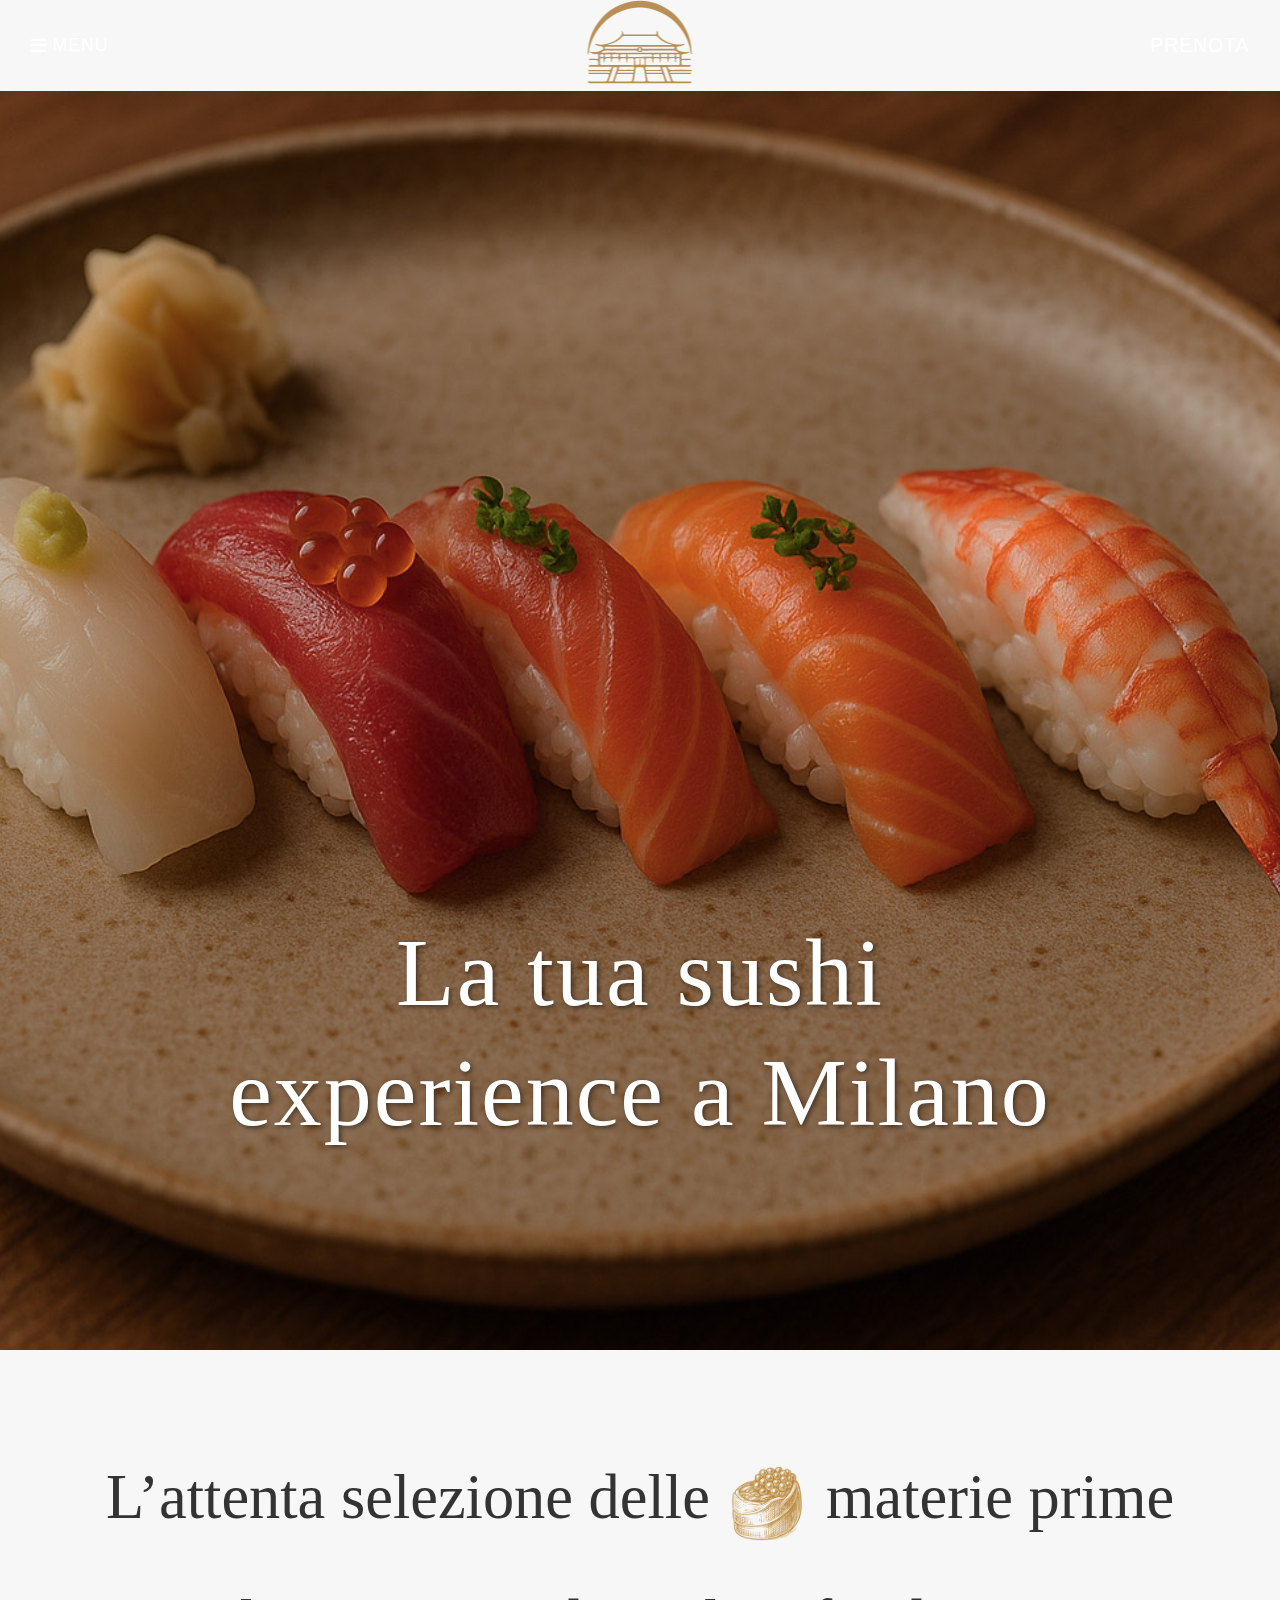
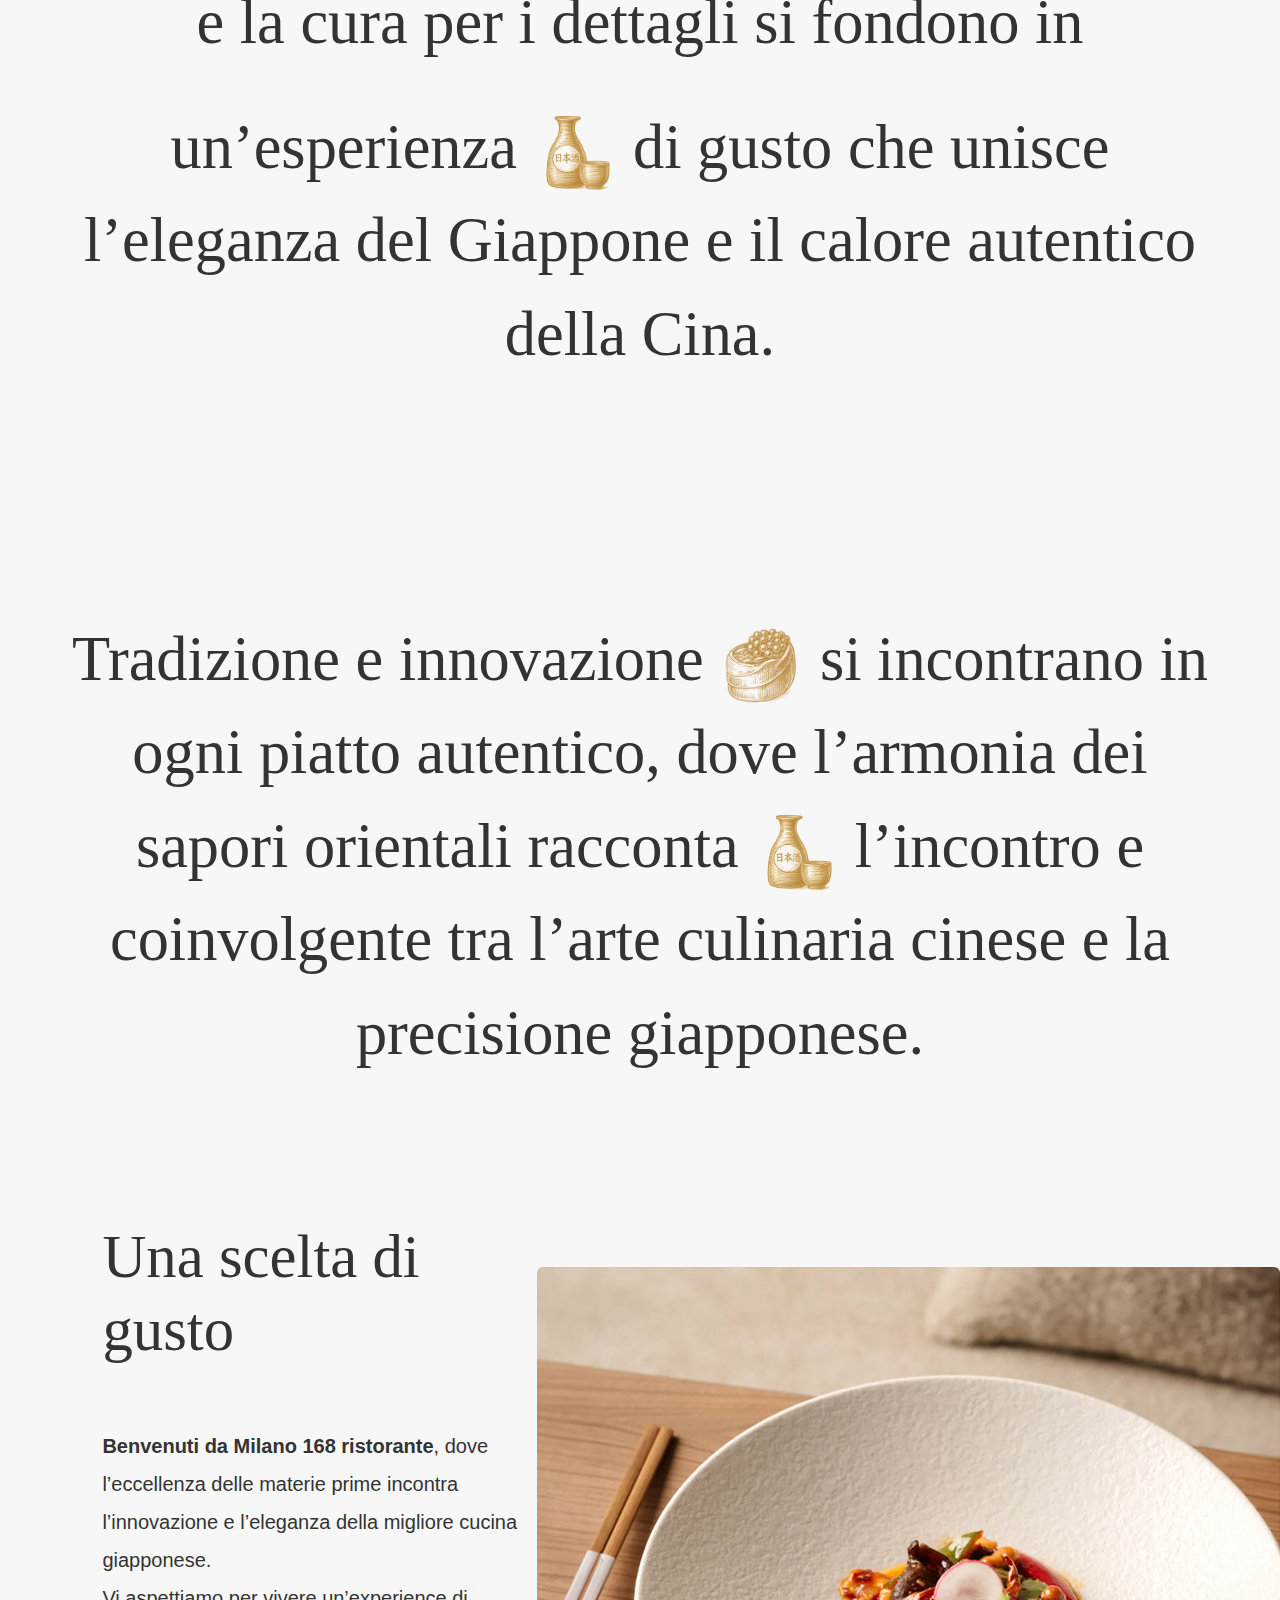
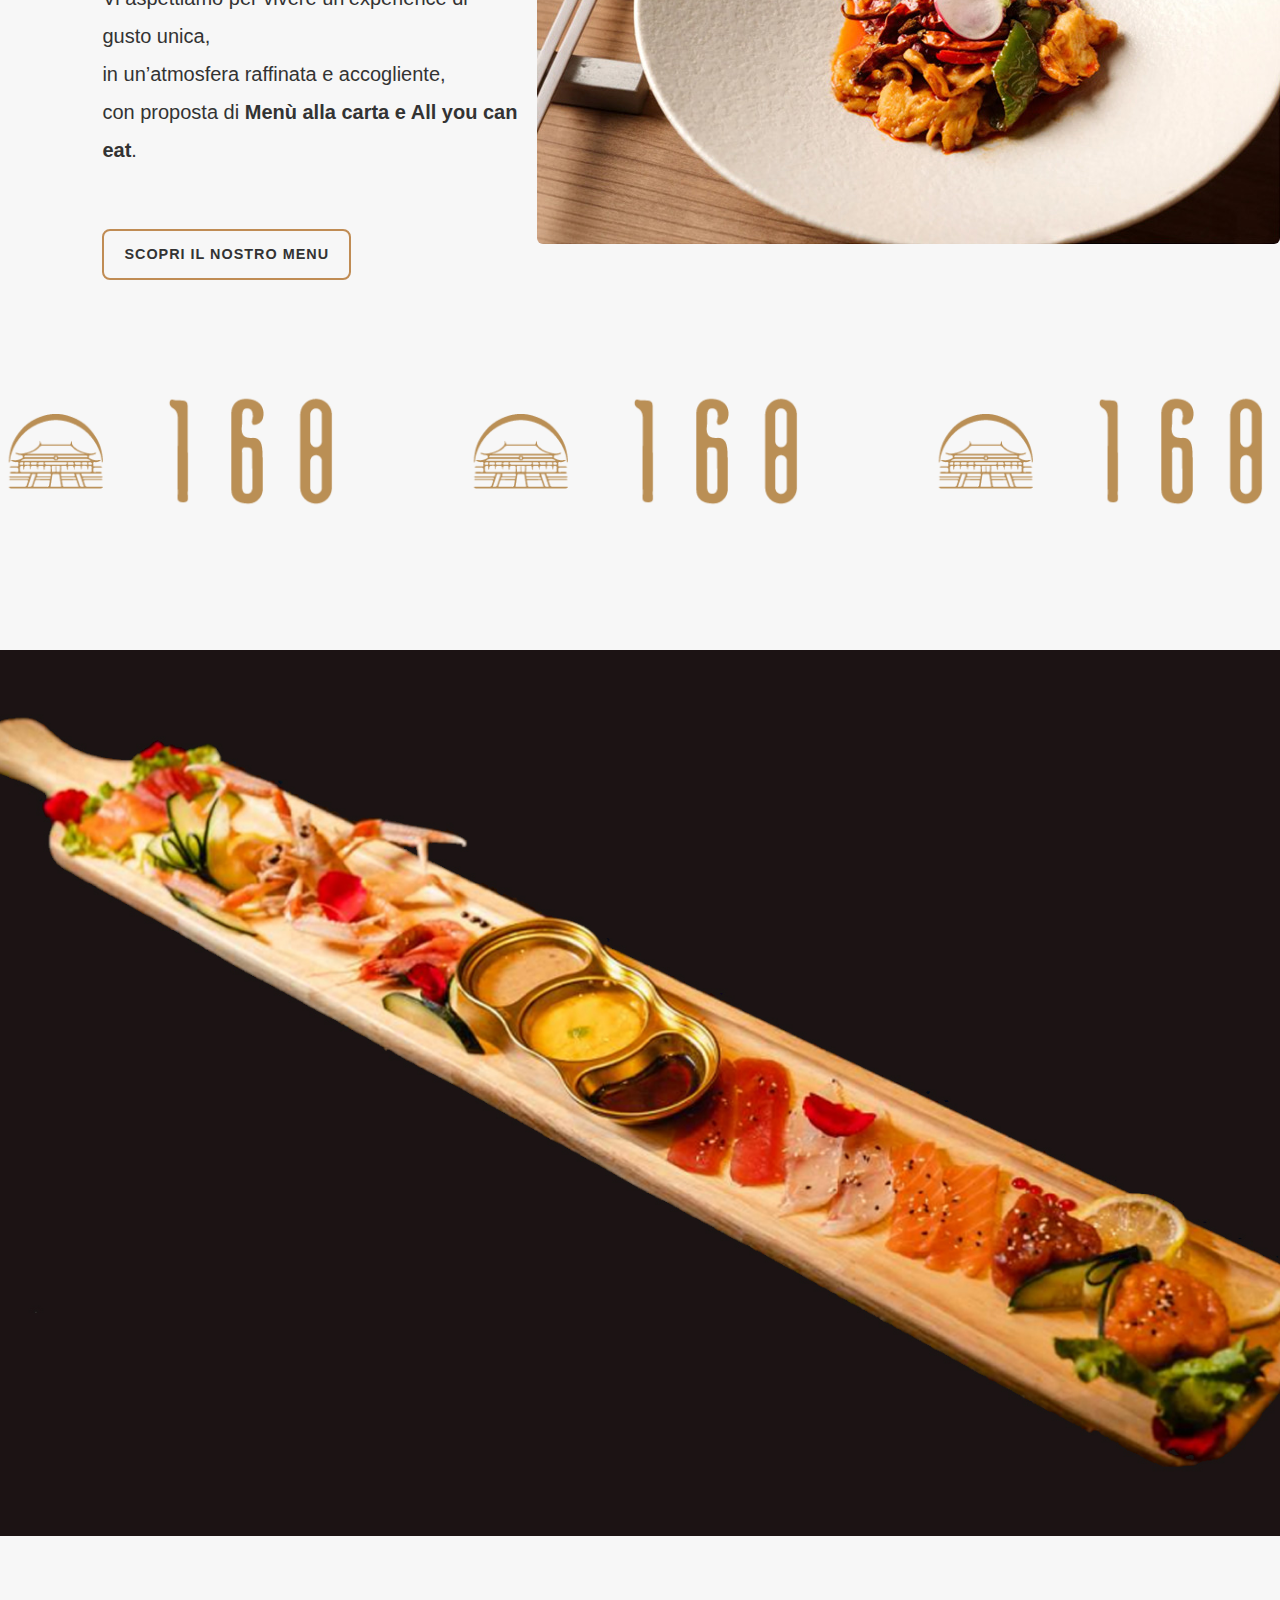
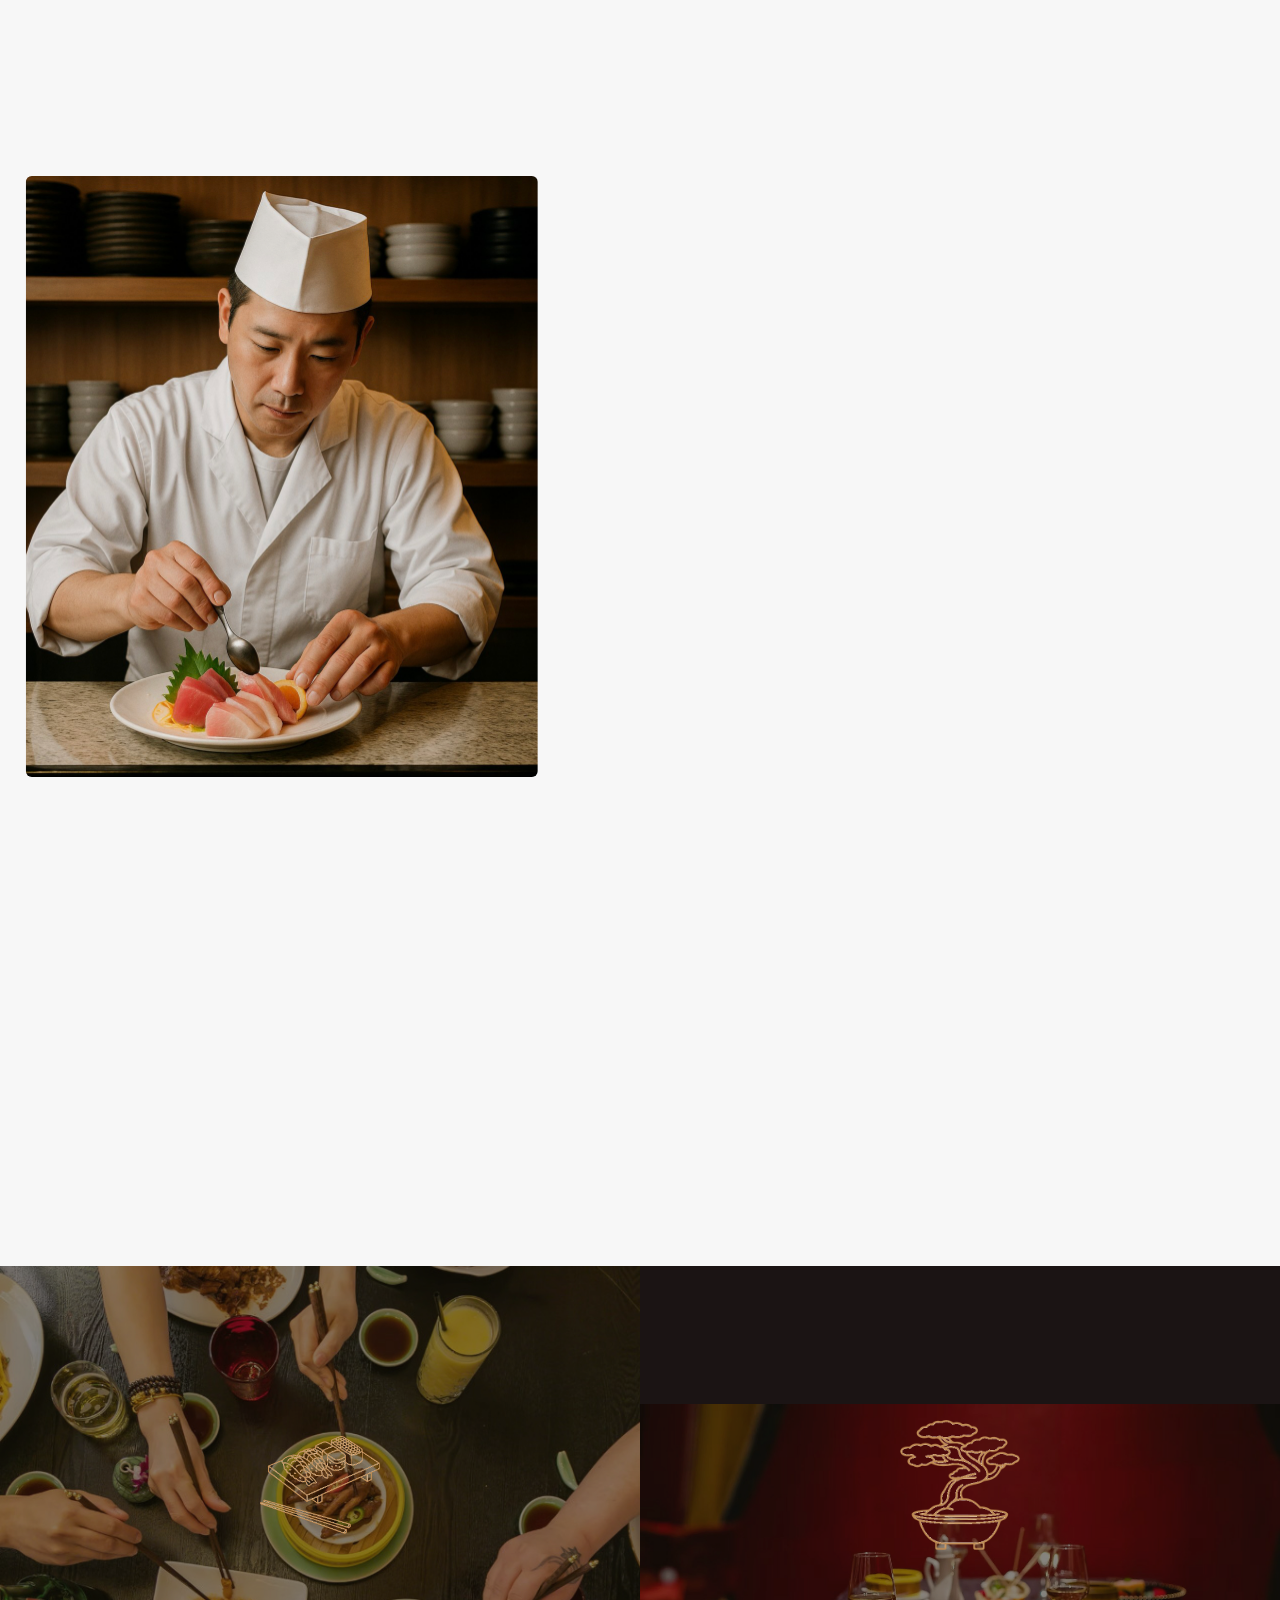
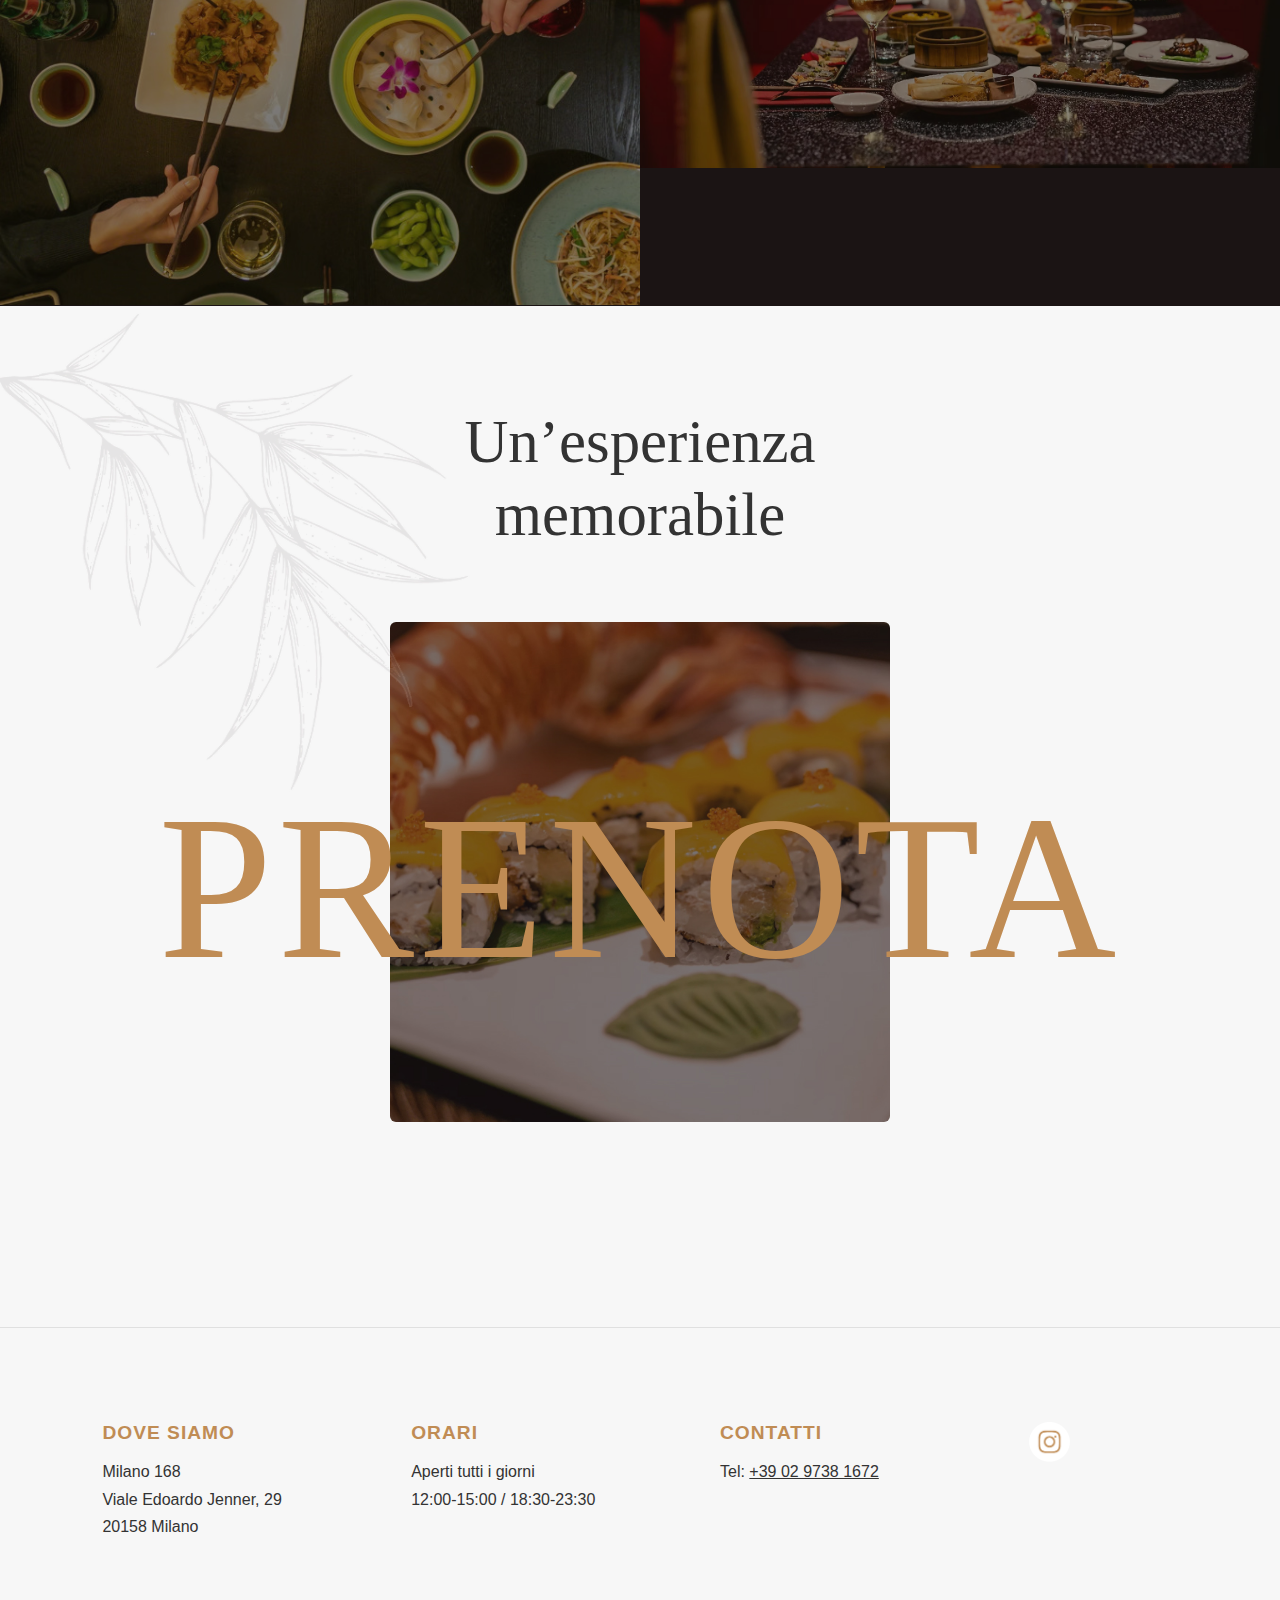
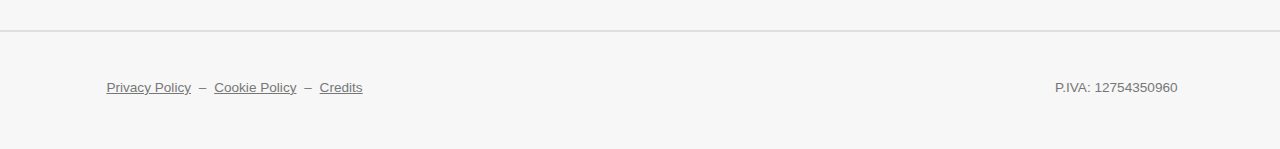
<file: index.html>
<!DOCTYPE html>
<html lang="zh-CN">
<head>
    <meta charset="UTF-8">
    <meta name="viewport" content="width=device-width, initial-scale=1.0">
    <title>Milano168</title>
    <link rel="icon" type="image/png" href="images/favicon.png">
    <link rel="stylesheet" href="style.css">
    <!-- 保留 Font Awesome 图标库，如果你计划使用更多图标可保留 -->
    <link rel="stylesheet" href="https://cdnjs.cloudflare.com/ajax/libs/font-awesome/6.0.0-beta3/css/all.min.css">
</head>
<body>

    <header class="main-header">
        <nav class="navbar">
            <div class="navbar-left">
                <i class="fas fa-bars menu-icon"></i>
                <span>MENU</span>
            </div>
            <div class="navbar-center">
                <a href="/" class="logo-link">
                    <img src="images/168_logo.png" alt="168 Logo" class="168-logo">
                </a>
            </div>
            <div class="navbar-right">
                <a href="#" class="btn-prenota">PRENOTA</a>
            </div>
        </nav>
    </header>

    <main>
        <section class="hero-section">
            <div class="hero-content-wrapper">
                <div class="hero-text-overlay">
                    <h1>La tua sushi</h1>
                    <h2>experience a Milano</h2>
                </div>
            </div>
        </section>

        <section class="placeholder-content">
            <div class="main-text-block">
                <p>L’attenta selezione delle <span class="icon-sushi-bowl"></span> materie prime</p>
                <p>e la cura per i dettagli si fondono in</p>
                <p>un’esperienza <span class="icon-sake-bottle"></span> di gusto che unisce l’eleganza del Giappone e il calore autentico della Cina.</p>
            </div>
        </section>
        <section class="placeholder-content"> 
  <div class="main-text-block">
    <p>Tradizione e innovazione <span class="icon-sushi-bowl"></span> si incontrano in ogni piatto autentico, dove l’armonia dei sapori orientali racconta <span class="icon-sake-bottle"></span> l’incontro e coinvolgente tra l’arte culinaria cinese e la precisione giapponese.</p>
  </div>
</section>

<section class="highlight-section">
  <div class="highlight-wrapper">
    <div class="highlight-text">
      <h2 class="highlight-heading">Una scelta di gusto</h2>
      <p class="highlight-subtitle">
        <strong>Benvenuti da Milano 168 ristorante</strong>, dove l’eccellenza delle
        materie prime incontra l’innovazione e l’eleganza della migliore cucina giapponese.
      </p>
      <p class="highlight-description">
        Vi aspettiamo per vivere un’experience di gusto unica,<br>
        in un’atmosfera raffinata e accogliente,<br>
        con proposta di <strong>Menù alla carta e All you can eat</strong>.
      </p>
      <a href="#" class="btn-menu">SCOPRI IL NOSTRO MENU</a>
    </div>
    <div class="highlight-image">
      <img src="images/dish1.jpg" alt="Dish" />
    </div>
  </div>
</section>

<section class="icon-marquee">
  <div class="icon-marquee-track">
    <img src="images/icon1.png" alt="Icon 1" class="marquee-icon" />
    <img src="images/icon2.png" alt="Icon 2" class="marquee-icon" />
    <img src="images/icon3.png" alt="Icon 3" class="marquee-icon" />
    <img src="images/icon4.png" alt="Icon 4" class="marquee-icon" />
    <img src="images/icon5.png" alt="Icon 5" class="marquee-icon" />
    <img src="images/icon6.png" alt="Icon 6" class="marquee-icon" />
    <img src="images/icon7.png" alt="Icon 7" class="marquee-icon" />
    <!-- 根据需要复制图标实现循环效果 -->
    <img src="images/icon1.png" alt="Icon 1" class="marquee-icon" />
    <img src="images/icon2.png" alt="Icon 2" class="marquee-icon" />
    <img src="images/icon3.png" alt="Icon 3" class="marquee-icon" />
    <img src="images/icon4.png" alt="Icon 4" class="marquee-icon" />
    <img src="images/icon5.png" alt="Icon 5" class="marquee-icon" />
    <img src="images/icon6.png" alt="Icon 6" class="marquee-icon" />
    <img src="images/icon7.png" alt="Icon 7" class="marquee-icon" />
  </div>
</section>

<section class="full-width-banner">
  <img src="images/banner-main.jpg" alt="Main Dish Banner">
</section>

<section class="chef-section">
  <div class="chef-wrapper">
    <div class="chef-left">
      <img src="images/chef.jpg" alt="Chef" class="chef-photo">
    </div>
    <div class="chef-right animate-on-scroll">
      <img src="images/icon-ring.png" alt="Icon" class="decor-icon">
      <p class="section-label">SUSHI MASTER</p>
      <h2 class="section-title">Un viaggio gastronomico</h2>
      <p class="section-text">
        L’antica tradizione giapponese abbraccia lo spirito milanese della sushi experience,
        per trasformare ogni occasione in un viaggio di scoperta attraverso tutti i sensi del gusto.
      </p>
      <img src="images/chef-dish.jpg" alt="Sushi Plate" class="chef-dish">
    </div>
  </div>
</section>

<section class="split-block-section">
  <div class="split-block-wrapper">
    <div class="split-block left">
      <img src="images/philosophy.jpg" alt="Filosofia" class="split-image">
      <div class="split-overlay">
        <img src="images/icon-filosofia.png" alt="Icon Filosofia" class="split-icon">
        <h2 class="split-title animate-on-scroll">La nostra filosofia</h2>
        <a href="#" class="split-button animate-on-scroll">SCOPRI DI PIÙ</a>
      </div>
    </div>
    <div class="split-block right">
      <img src="images/location.jpg" alt="Location" class="split-image">
      <div class="split-overlay">
        <img src="images/icon-location.png" alt="Icon Location" class="split-icon">
        <h2 class="split-title animate-on-scroll">La nostra location</h2>
        <a href="#" class="split-button animate-on-scroll">SCOPRI DI PIÙ</a>
      </div>
    </div>
  </div>
</section>

<!-- Esperienza / Prenota section -->
<section class="experience-section">
  <div class="experience-wrapper">
    <h2 class="experience-title">Un’esperienza<br>memorabile</h2>
    <div class="experience-image-wrapper">
      <img src="images/experience.jpg" alt="Esperienza piatto" class="experience-image">
    </div>
  </div>

  <!-- PRENOTA 单独浮于整个 section 居中 -->
  <a href="index.html" class="experience-overlay-global">PRENOTA</a>
</section>
    </main>
<footer class="footer-info">
<div class="footer-columns">
  <div class="footer-column">
    <h4>DOVE SIAMO</h4>
    <p>Milano 168<br>Viale Edoardo Jenner, 29<br>20158 Milano</p>
  </div>
  <div class="footer-column">
    <h4>ORARI</h4>
    <p>Aperti tutti i giorni<br>12:00-15:00 / 18:30-23:30</p>
  </div>
  <div class="footer-column">
    <h4>CONTATTI</h4>
    <p>Tel: <a href="tel:+390297381672">+39 02 9738 1672</a></p>
  </div>
  <div class="footer-column icon-only">
    <img src="images/insicon.png" alt="Icona decorativa">
  </div>
</div>
</footer>

<div class="footer-bottom">
  <div class="footer-bottom-left">
    <a href="#">Privacy Policy</a> – 
    <a href="#">Cookie Policy</a> – 
    <a href="#">Credits</a>
  </div>
  <div class="footer-bottom-right">
    P.IVA: 12754350960
  </div>
</div>

    <script src="script.js"></script>
</body>
</html>
</file>
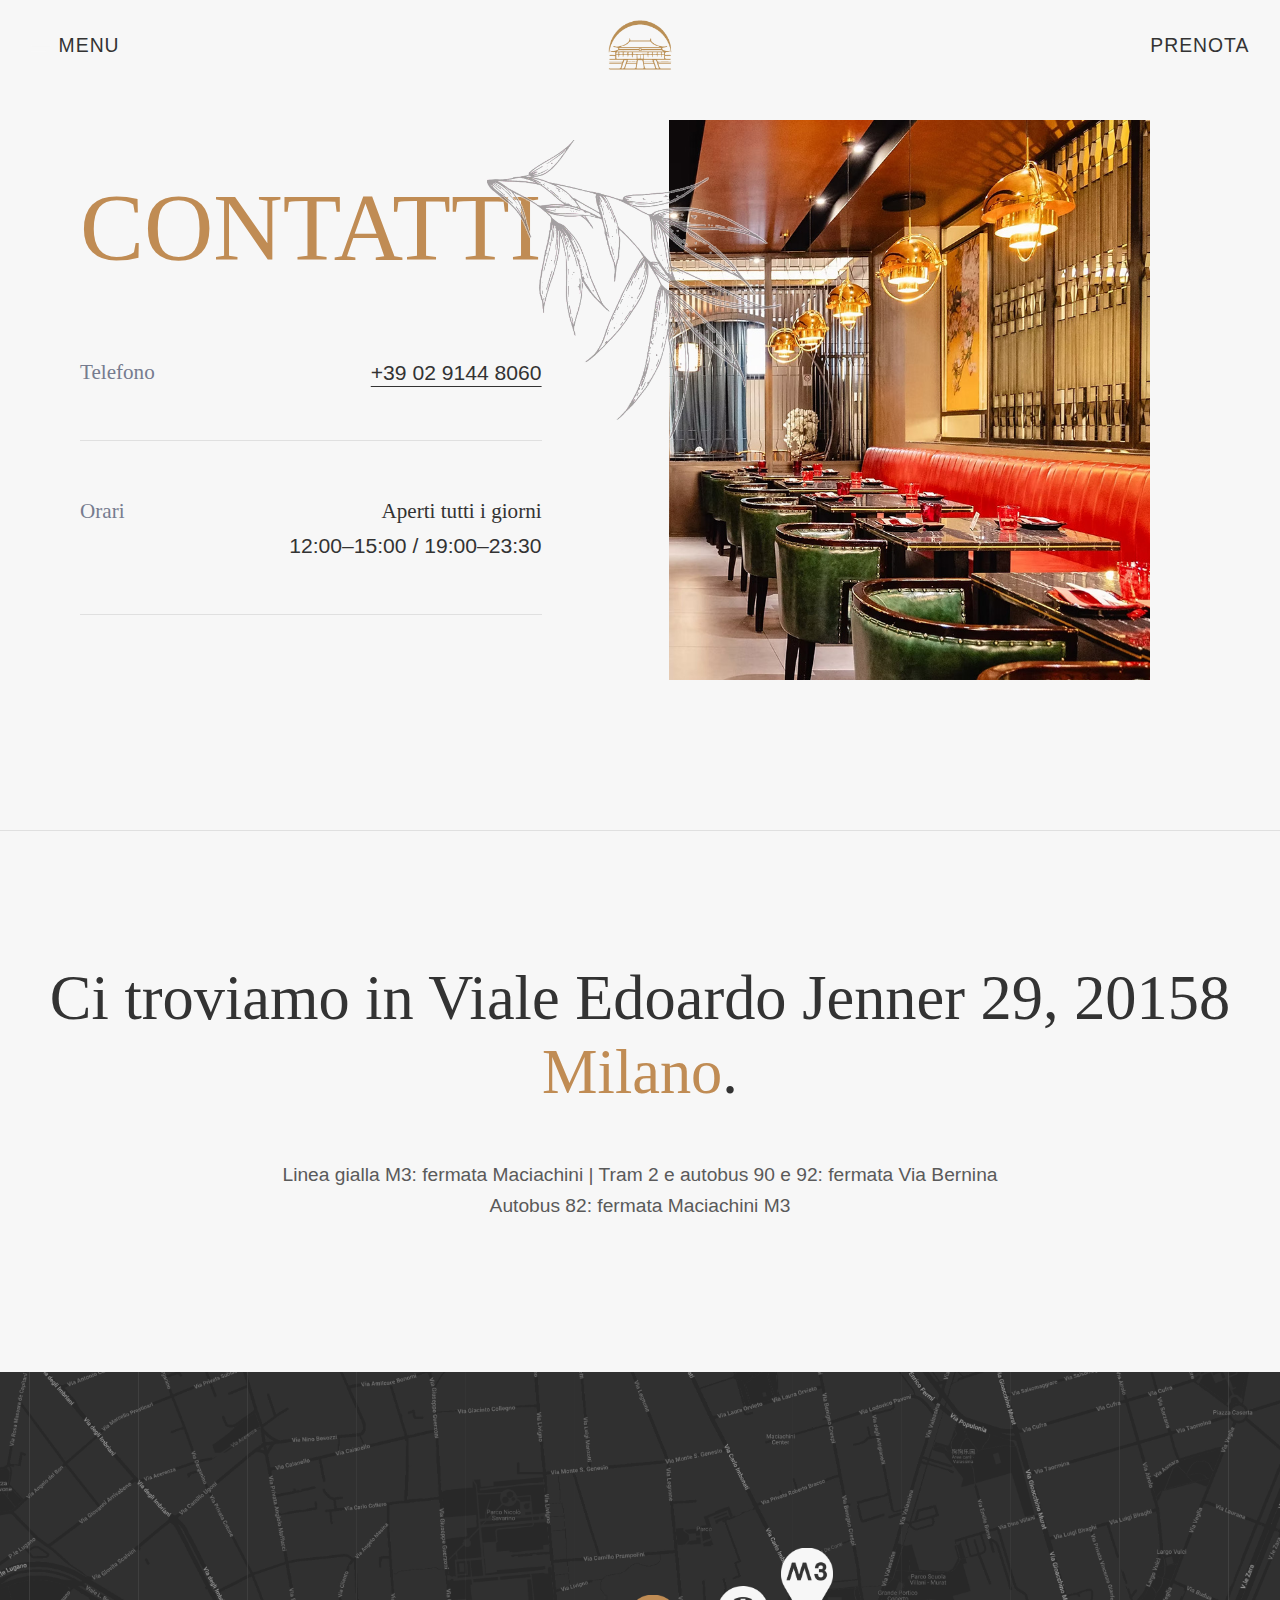
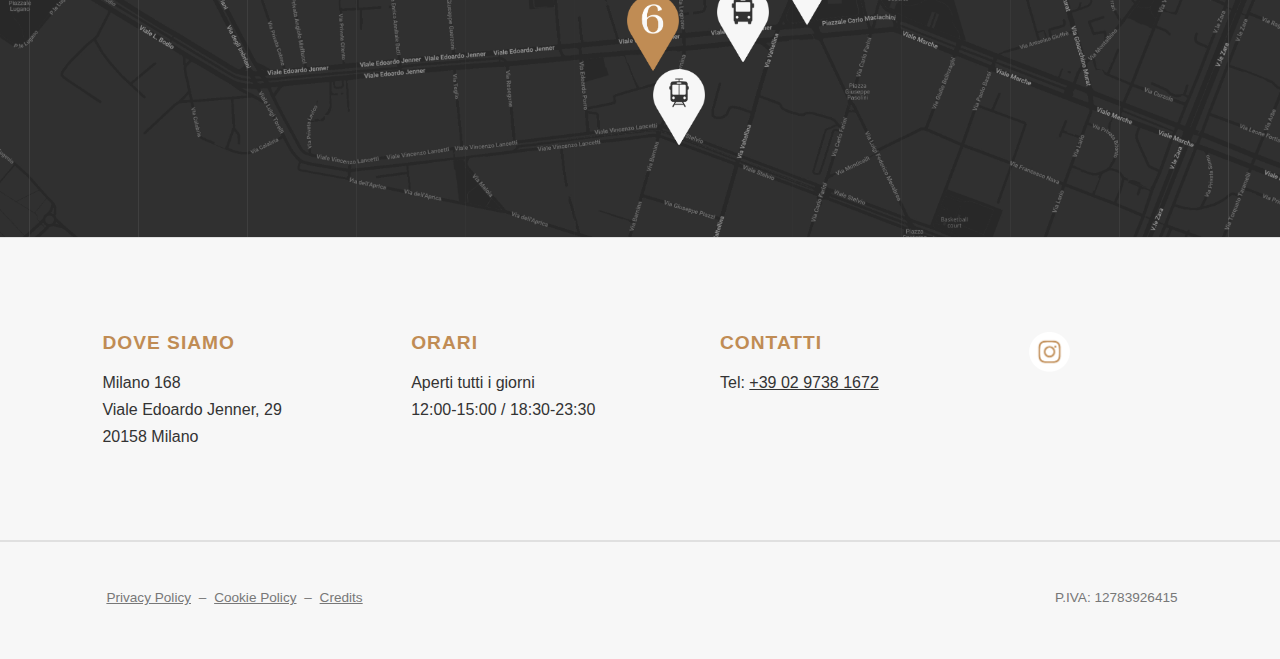
<file: contatti.html>
<!DOCTYPE html>
<html lang="zh-CN">
<head>
  <meta charset="UTF-8" />
  <meta name="viewport" content="width=device-width, initial-scale=1.0" />
  <title>Contatti - Milano168</title>
  <link rel="icon" type="image/png" href="images/favicon.png" />
  <link rel="stylesheet" href="style.css" />
  <link rel="stylesheet" href="https://cdnjs.cloudflare.com/ajax/libs/font-awesome/6.0.0-beta3/css/all.min.css" />
</head>

<body class="dark-navbar">
  <!-- ✅ 统一的导航栏 -->
  <header class="main-header">
    <nav class="navbar">
      <div class="navbar-left clickable-area menu-toggle" id="menuToggleContainer">
  <img src="images/hamburger-icon-white.png" alt="Menu Icon" class="hamburger-icon" id="hamburgerIcon" />
  <span class="btn-prenota menu-text">MENU</span>
</div>
      <div class="navbar-center">
        <a href="index.html" class="logo-link">
          <img src="images/168_logo.png" alt="Logo" class="logo" />
        </a>
      </div>
      <div class="navbar-right">
        <a href="contatti.html" class="btn-prenota">PRENOTA</a>
      </div>
    </nav>
  </header>

<!-- ✅ 主体内容开始 -->
<main style="margin-top: 120px;">

  <section class="contatti-section">
    <div class="contatti-wrapper">
      <div class="contatti-left">
        <h1 class="contatti-title">CONTATTI</h1>
        <div class="contatti-info">
          <div class="contatti-row">
            <span class="contatti-label">Telefono</span>
            <span class="contatti-value">
              <a href="tel:+390291448060"><span class="arial-text">+39 02 9144 8060</span></a>
            </span>
          </div>
          <div class="contatti-row">
            <span class="contatti-label">Orari</span>
            <span class="contatti-value">
              Aperti tutti i giorni<br />
              <span class="arial-text">12:00–15:00 / 19:00–23:30</span>
            </span>
          </div>
        </div>
      </div>
      <div class="contatti-right">
        <img src="images/contatti-photo.jpg" alt="Sala del ristorante" />
        </div>
        <img class="bamboo-overlay" src="images/bamboo-green.png" alt="Decorazione Bamboo" />
    </div>
  </section>
      <!-- ✅ 页面宽度的分割线 -->
    <div class="contatti-full-divider"></div>
<section class="contatti-location-section">
  <div class="contatti-location-wrapper">
    <h2 class="contatti-location-title">
      Ci troviamo in Viale Edoardo Jenner 29, 20158 <span class="highlight-green">Milano</span>.
    </h2>
    <p class="contatti-location-subtitle">
    Linea gialla M3: fermata Maciachini | Tram 2 e autobus 90 e 92: fermata Via Bernina<br>
    Autobus 82: fermata Maciachini M3
    </p>
  </div>
</section>
</main>

    <section class="contatti-map-section">
  <div class="contatti-map-wrapper">
    <img src="images/map-base.jpg" alt="Mappa ristorante" class="map-image">

    <div class="contatti-map-wrapper">
  <img src="images/contatti-map-mobile.jpg" class="mobile-map" alt="Mappa mobile" />
</div>

    <!-- 你可以加多个图标定位 -->
    <img src="images/icon-restaurant.png" class="map-marker marker-1" alt="ristorante">
    <img src="images/icon-metro.png" class="map-marker marker-2" alt="metro">
    <img src="images/icon-bus.png" class="map-marker marker-3" alt="bus">
    <img src="images/icon-tram.png" class="map-marker marker-4" alt="tram">
  </div>
</section>


  <!-- ✅ 页脚 -->
  <footer class="footer-info">
    <div class="footer-columns">
      <div class="footer-column">
        <h4>DOVE SIAMO</h4>
        <p>Milano 168<br>Viale Edoardo Jenner, 29<br>20158 Milano</p>
      </div>
      <div class="footer-column">
        <h4>ORARI</h4>
        <p>Aperti tutti i giorni<br>12:00-15:00 / 18:30-23:30</p>
      </div>
      <div class="footer-column">
        <h4>CONTATTI</h4>
        <p>Tel: <a href="tel:+390297381672">+39 02 9738 1672</a></p>
      </div>
      <div class="footer-column icon-only">
  <a href="https://www.instagram.com/168_chinese_township/" target="_blank" rel="noopener noreferrer">
    <img src="images/insicon.png" alt="Instagram Icon" />
  </a>
</div>
    </div>
  </footer>

  <div class="footer-bottom">
    <div class="footer-bottom-left">
      <a href="#">Privacy Policy</a> –
      <a href="#">Cookie Policy</a> –
      <a href="#">Credits</a>
    </div>
    <div class="footer-bottom-right">P.IVA: 12783926415</div>
  </div>

  <!-- ✅ JS 文件 -->
  <script src="script.js"></script>
</body>
</html>
</file>
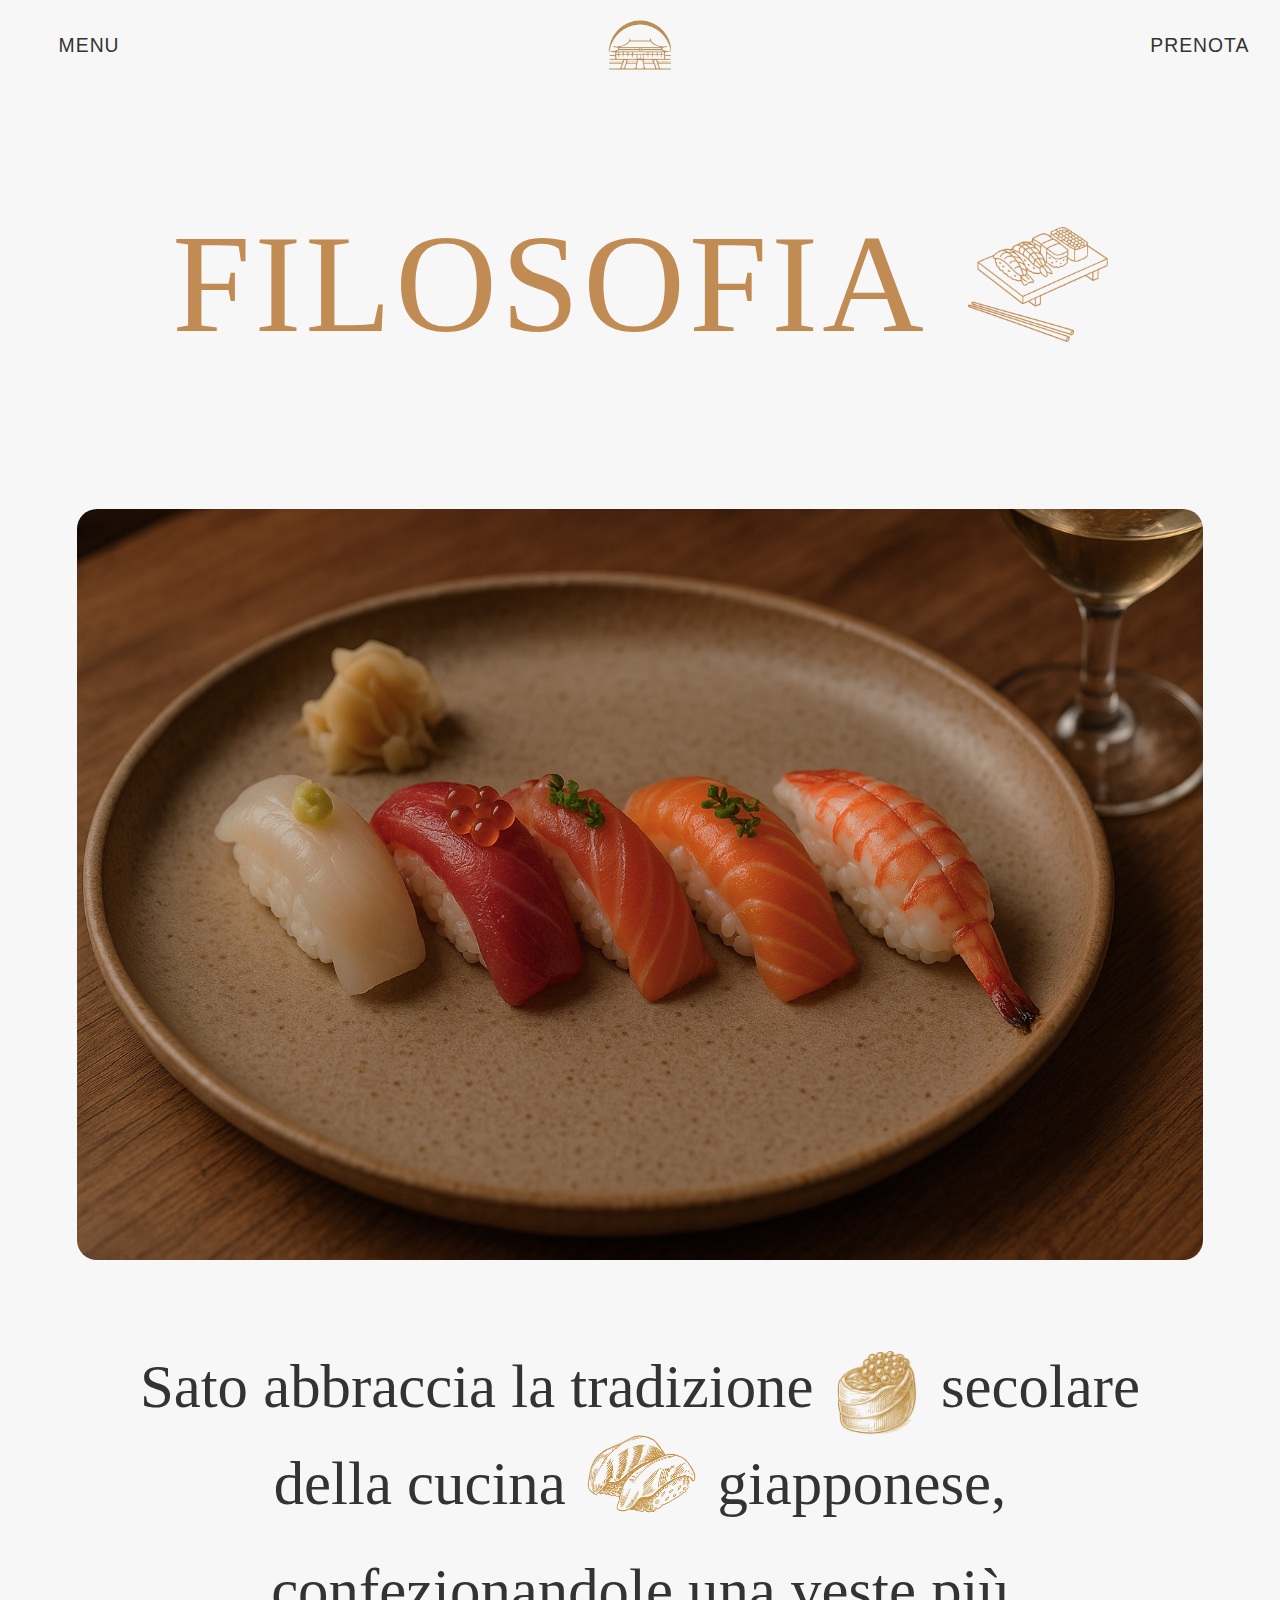
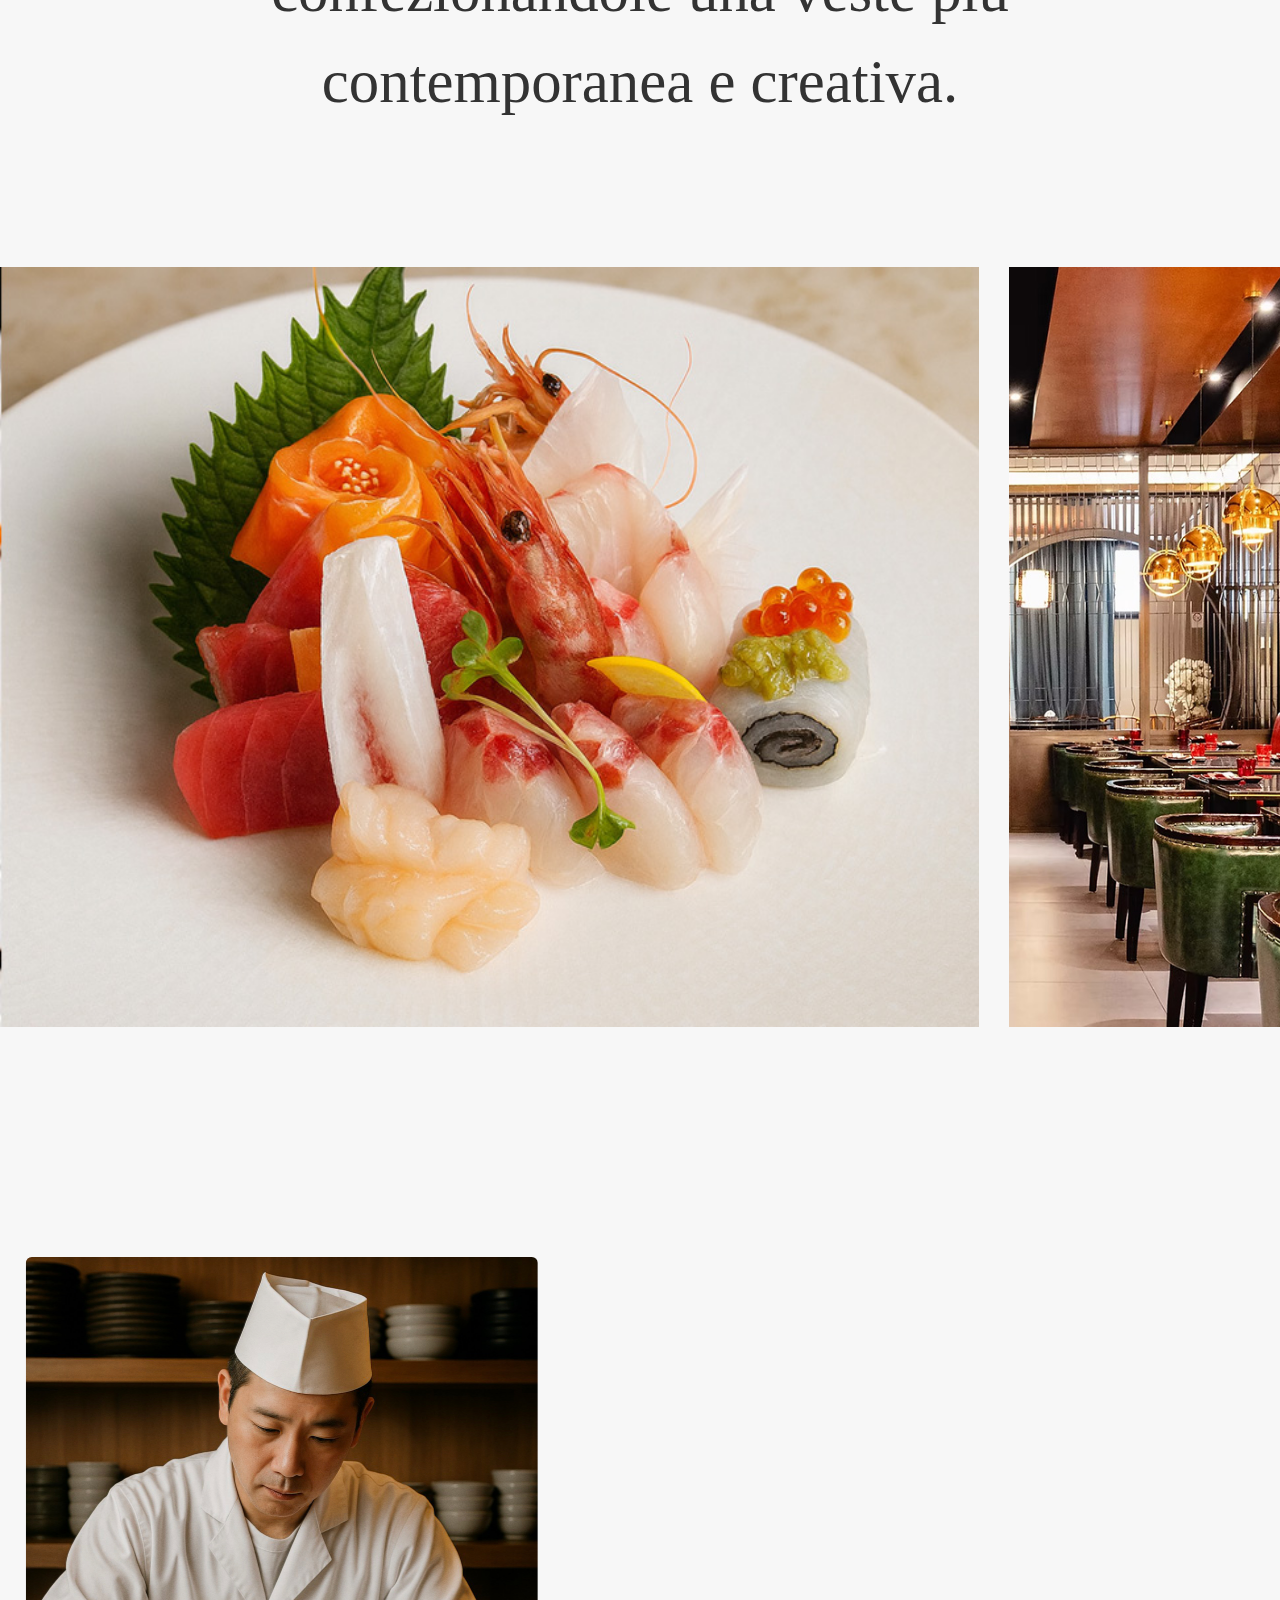
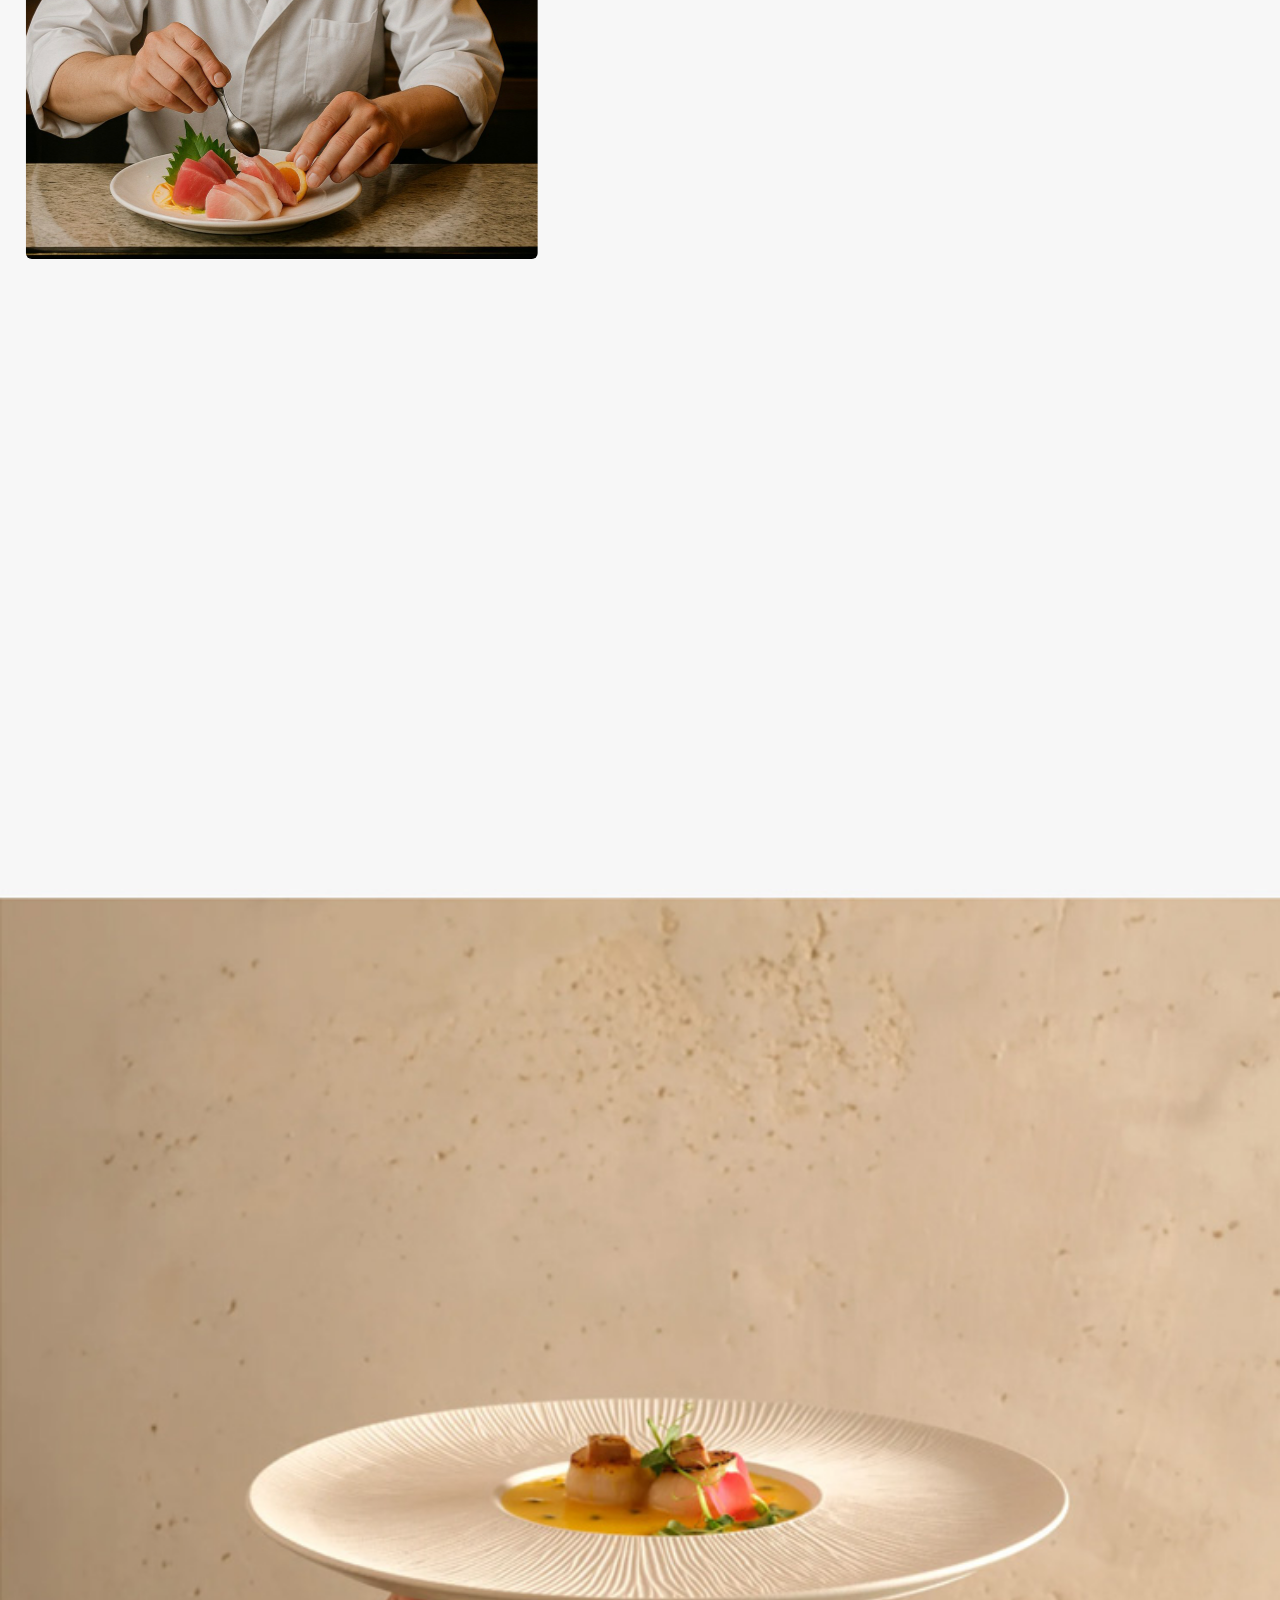
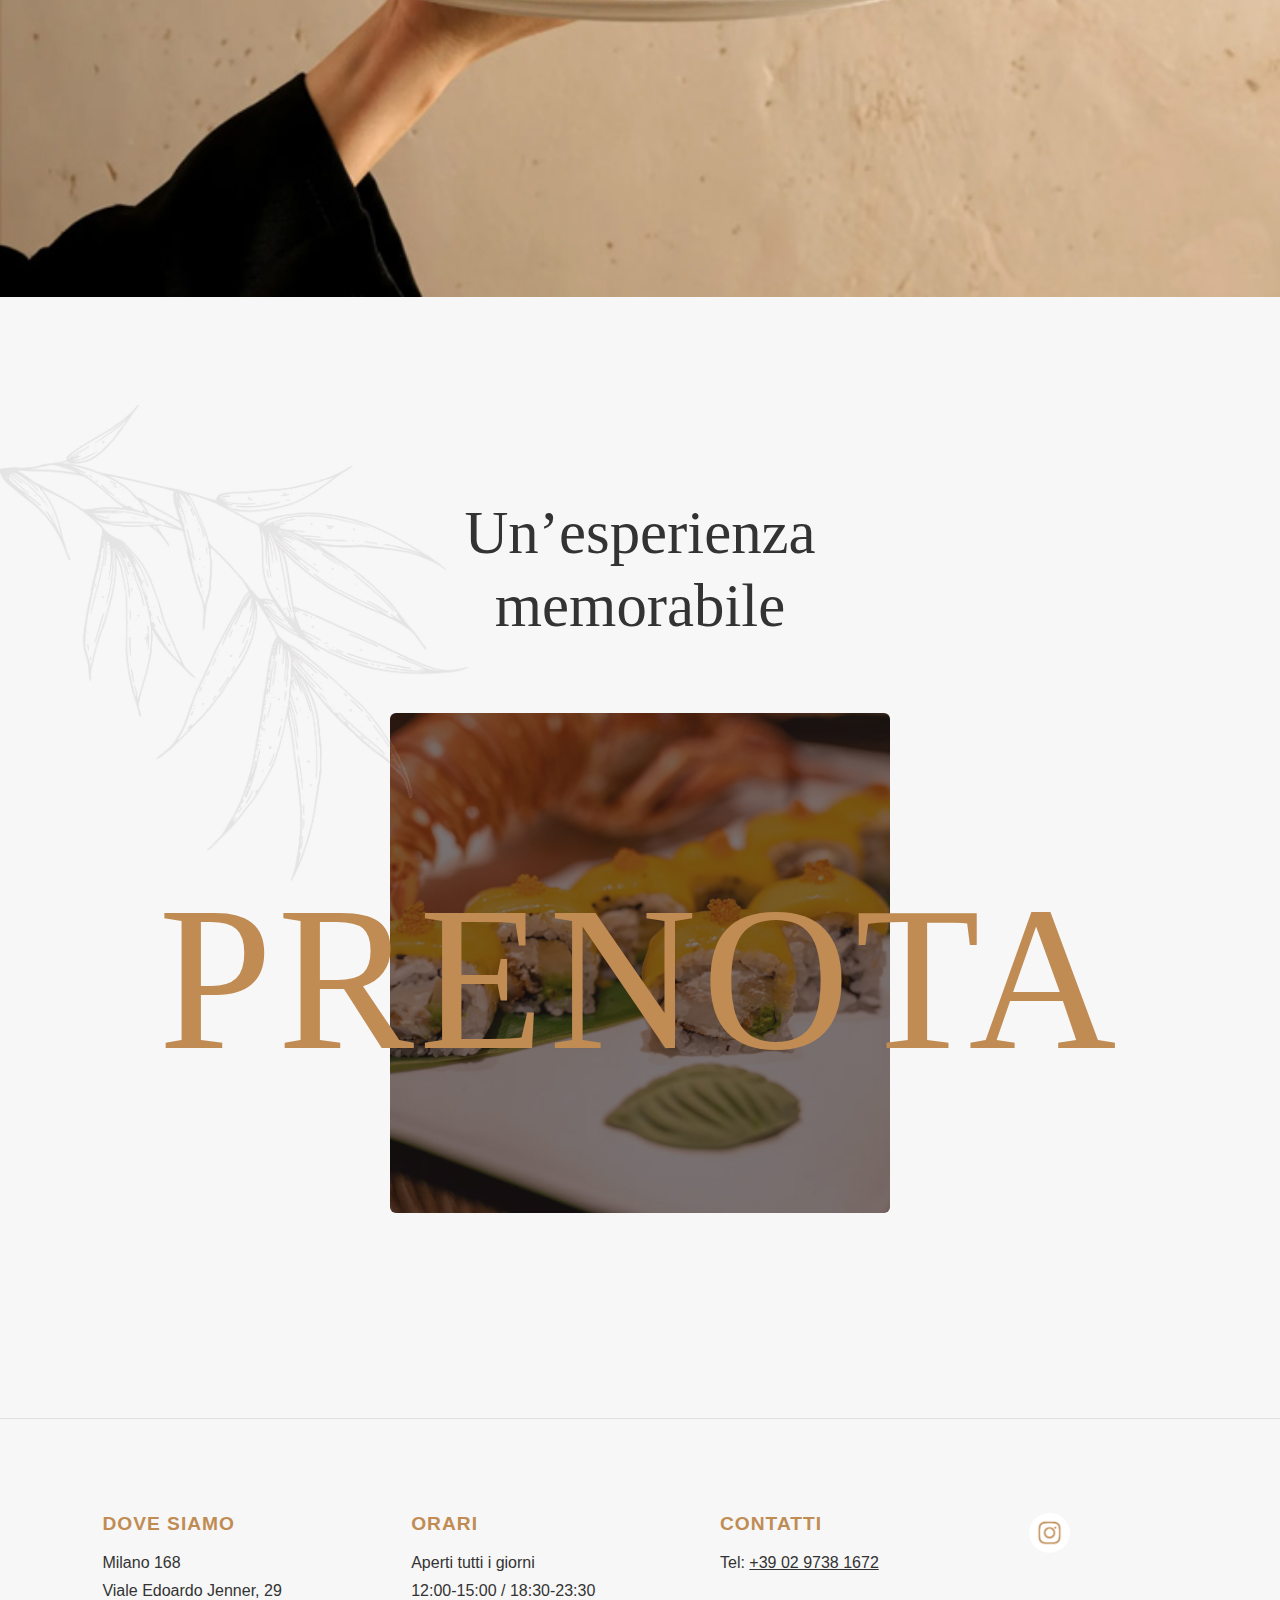
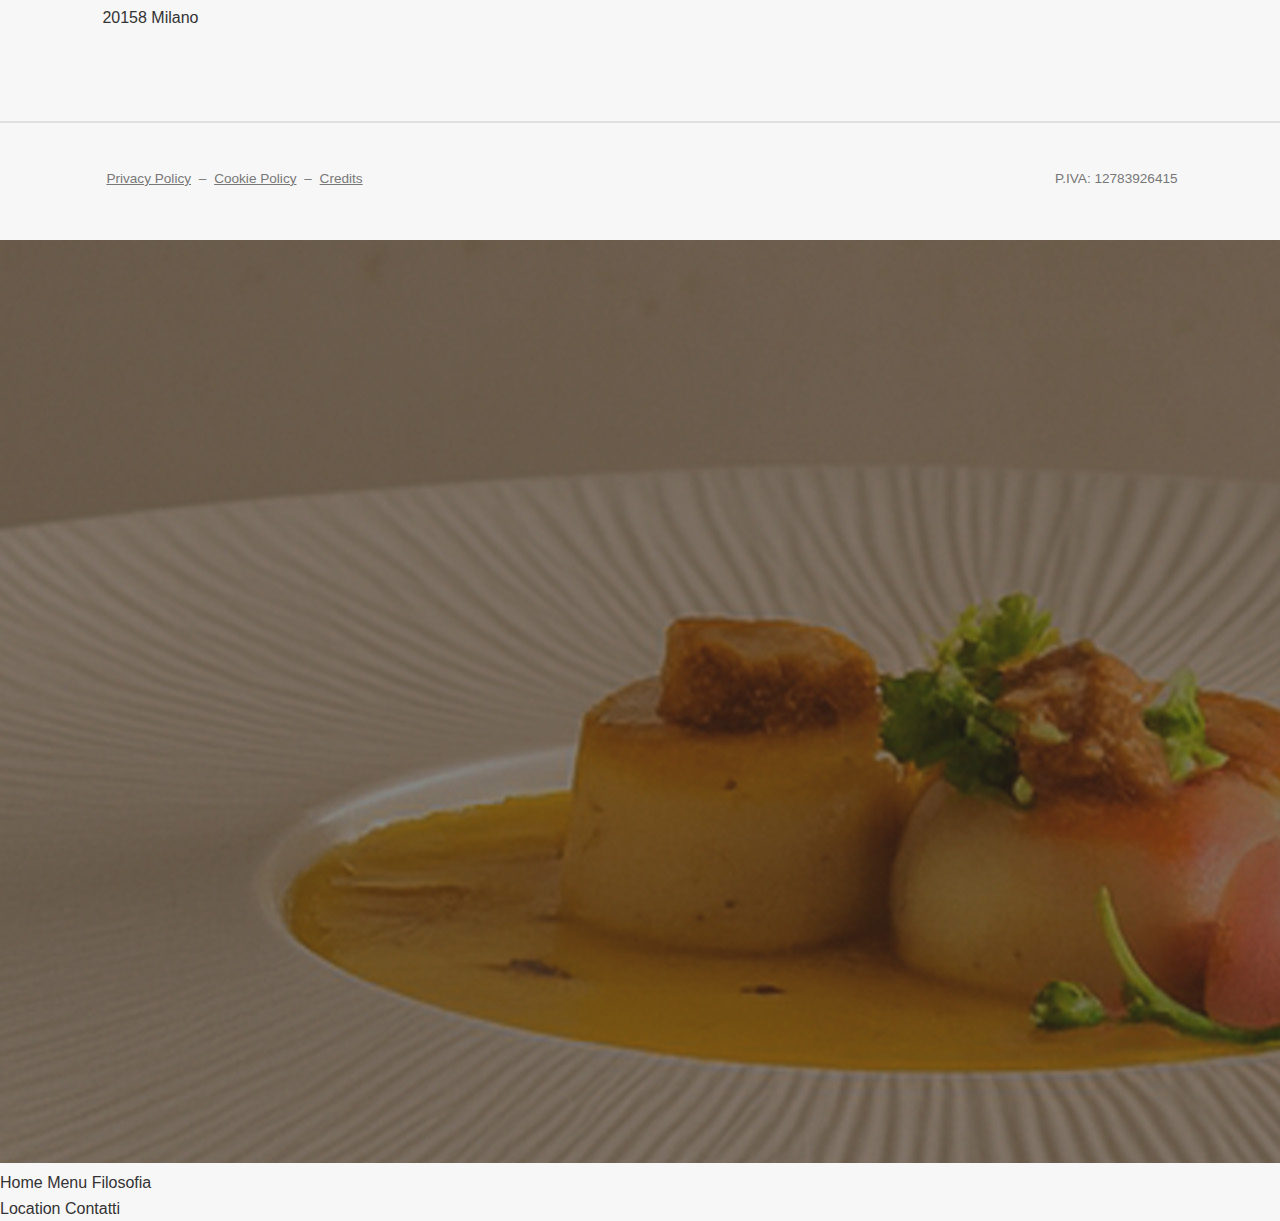
<file: filosofia.html>
<!DOCTYPE html>
<html lang="it">
<head>
  <meta charset="UTF-8">
  <meta name="viewport" content="width=device-width, initial-scale=1.0">
  <title>Filosofia - Milano168</title>
  <link rel="icon" type="image/png" href="images/favicon.png">
  <link rel="stylesheet" href="style.css">
</head>
<body class="dark-navbar filosofia-page">

  <!-- 导航栏：复用 -->
  <header class="main-header">
    <nav class="navbar">
      <div class="navbar-left clickable-area menu-toggle" id="menuToggleContainer">
  <img src="images/hamburger-icon-white.png" alt="Menu Icon" class="hamburger-icon" id="hamburgerIcon" />
  <span class="btn-prenota menu-text">MENU</span>
</div>
      <div class="navbar-center">
        <a href="index.html" class="logo-link">
          <img src="images/168_logo.png" alt="Logo" class="logo" />
        </a>
      </div>
      <div class="navbar-right">
        <a href="contatti.html" class="btn-prenota">PRENOTA</a>
      </div>
    </nav>
  </header>

  <main style="margin-top: 120px;">

    <!-- 标题区 -->
    <section class="menu-header-section">
      <div class="menu-header-container">
        <h1 class="menu-title">FILOSOFIA</h1>
        <img src="images/icon-filosofia.png" alt="Decorazione" class="menu-icon-right">
      </div>
    </section>

    <!-- 主图区域 -->
    <section class="menu-hero-section">
      <div class="menu-hero-image-wrapper">
        <img src="images/filosofia-hero.jpg" alt="Chef Image">
      </div>
    </section>

    <!-- 简介段落 -->
    <section class="menu-intro-section">
  <div class="main-intro-text">
    <p>
          Sato abbraccia la tradizione 
          <span class="icon-tempio"></span> secolare della cucina 
          <span class="icon-pesce"></span> giapponese, 
          confezionandole una veste più contemporanea e creativa.
        </p>
      </div>
    </section>

    <!-- ✅ 新增画廊区 -->
    <section class="gallery-scroll-section">
<div class="gallery-scroll-wrapper">
  <div class="gallery-item"><img src="images/filosofia1.jpg" alt="Filosofia Dish 1" class="gallery-image"></div>
  <div class="gallery-item"><img src="images/filosofia2.jpg" alt="Filosofia Dish 2" class="gallery-image"></div>
  <div class="gallery-item"><img src="images/filosofia3.jpg" alt="Filosofia Dish 3" class="gallery-image"></div>
  <div class="gallery-item"><img src="images/filosofia4.jpg" alt="Filosofia Dish 4" class="gallery-image"></div>
  <div class="gallery-item"><img src="images/filosofia5.jpg" alt="Filosofia Dish 5" class="gallery-image"></div>
</div>
    </section>

<!-- 主厨介绍段 -->
<section class="chef-section">
  <div class="chef-wrapper">
    <div class="chef-left">
      <img src="images/filosofia-chef.jpg" alt="Chef" class="chef-photo">
    </div>
    <div class="chef-right animate-on-scroll">
      <img src="images/icon-ring.png" alt="Icon" class="decor-icon">
      <p class="section-label">LE MATERIE PRIME</p>
      <h2 class="section-title">Ingredienti selezionati</h2>
      <p class="section-text">
        In ogni creazione di Sato, la tradizione e la creatività si fondono in un equilibrio armonioso. <br>
        Usiamo ingredienti freschissimi, materie prime selezionate e uno sguardo attento alla qualità, per offrire un’esperienza culinaria autentica e memorabile.
      </p>
      <img src="images/filosofia-dish.jpg" alt="Sushi Plate" class="chef-dish">
    </div>
  </div>
</section>

<!-- Filosofia 横向全宽大图 -->
<section class="full-width-banner">
  <img src="images/filosofia-banner.jpg" alt="Banner Filosofia">
</section>

<!-- Esperienza / Prenota section -->
<section class="experience-section">
  <div class="experience-wrapper">
    <h2 class="experience-title">Un’esperienza<br>memorabile</h2>
    <div class="experience-image-wrapper">
      <img src="images/experience.jpg" alt="Esperienza piatto" class="experience-image">
    </div>
  </div>

  <!-- PRENOTA 浮于中央 -->
  <a href="contatti.html" class="experience-overlay-global">PRENOTA</a>
</section>

<!-- 页脚信息 -->
<footer class="footer-info">
  <div class="footer-columns">
    <div class="footer-column">
      <h4>DOVE SIAMO</h4>
      <p>Milano 168<br>Viale Edoardo Jenner, 29<br>20158 Milano</p>
    </div>
    <div class="footer-column">
      <h4>ORARI</h4>
      <p>Aperti tutti i giorni<br>12:00-15:00 / 18:30-23:30</p>
    </div>
    <div class="footer-column">
      <h4>CONTATTI</h4>
      <p>Tel: <a href="tel:+390297381672">+39 02 9738 1672</a></p>
    </div>
    <div class="footer-column icon-only">
  <a href="https://www.instagram.com/168_chinese_township/" target="_blank" rel="noopener noreferrer">
    <img src="images/insicon.png" alt="Instagram Icon" />
  </a>
</div>
  </div>
</footer>

<div class="footer-bottom">
  <div class="footer-bottom-left">
    <a href="#">Privacy Policy</a> – 
    <a href="#">Cookie Policy</a> – 
    <a href="#">Credits</a>
  </div>
  <div class="footer-bottom-right">
    P.IVA: 12783926415
  </div>
</div>

<div class="custom-cursor">
  <img src="images/cursor-circle-large.png" class="cursor-core" />
  <img src="images/cursor-arrows-large.png" class="cursor-arrows" />
</div>

<script src="script.js"></script>
<!-- ✅ 全屏滑出菜单背景图（缺失的部分） -->
<div id="menuSlideImage" class="menu-slide-image">
  <img src="images/menu-slide.jpg" alt="Menu Slide Image" />

  <!-- ✅ 改成主导航完全一致的结构和 class -->
  <header class="main-header overlay-header">
    <nav class="navbar">
      <div class="navbar-left clickable-area menu-toggle" id="menuToggleOverlay">
        <img src="images/hamburger-icon-white.png" alt="Menu Icon" class="hamburger-icon" />
        <span class="btn-prenota menu-text">MENU</span>
      </div>
      <div class="navbar-center">
        <a href="index.html" class="logo-link">
          <img src="images/168_logo.png" alt="Logo" class="logo" />
        </a>
      </div>
      <div class="navbar-right">
        <a href="contatti.html" class="btn-prenota">PRENOTA</a>
      </div>
    </nav>
  </header>

  <div id="menu-page" class="menu-page">
  <div class="menu-links">
    <div>
      <a href="index.html">Home</a>
      <a href="menu.html">Menu</a>
      <a href="filosofia.html">Filosofia</a>
    </div>
    <div>
      <a href="location.html">Location</a>
      <a href="contatti.html">Contatti</a>
    </div>
  </div>
</div>
</div>

<div class="custom-cursor">
  <img src="images/cursor-circle-large.png" class="cursor-core" />
  <img src="images/cursor-arrows-large.png" class="cursor-arrows" />
</div>
</body>
</file>
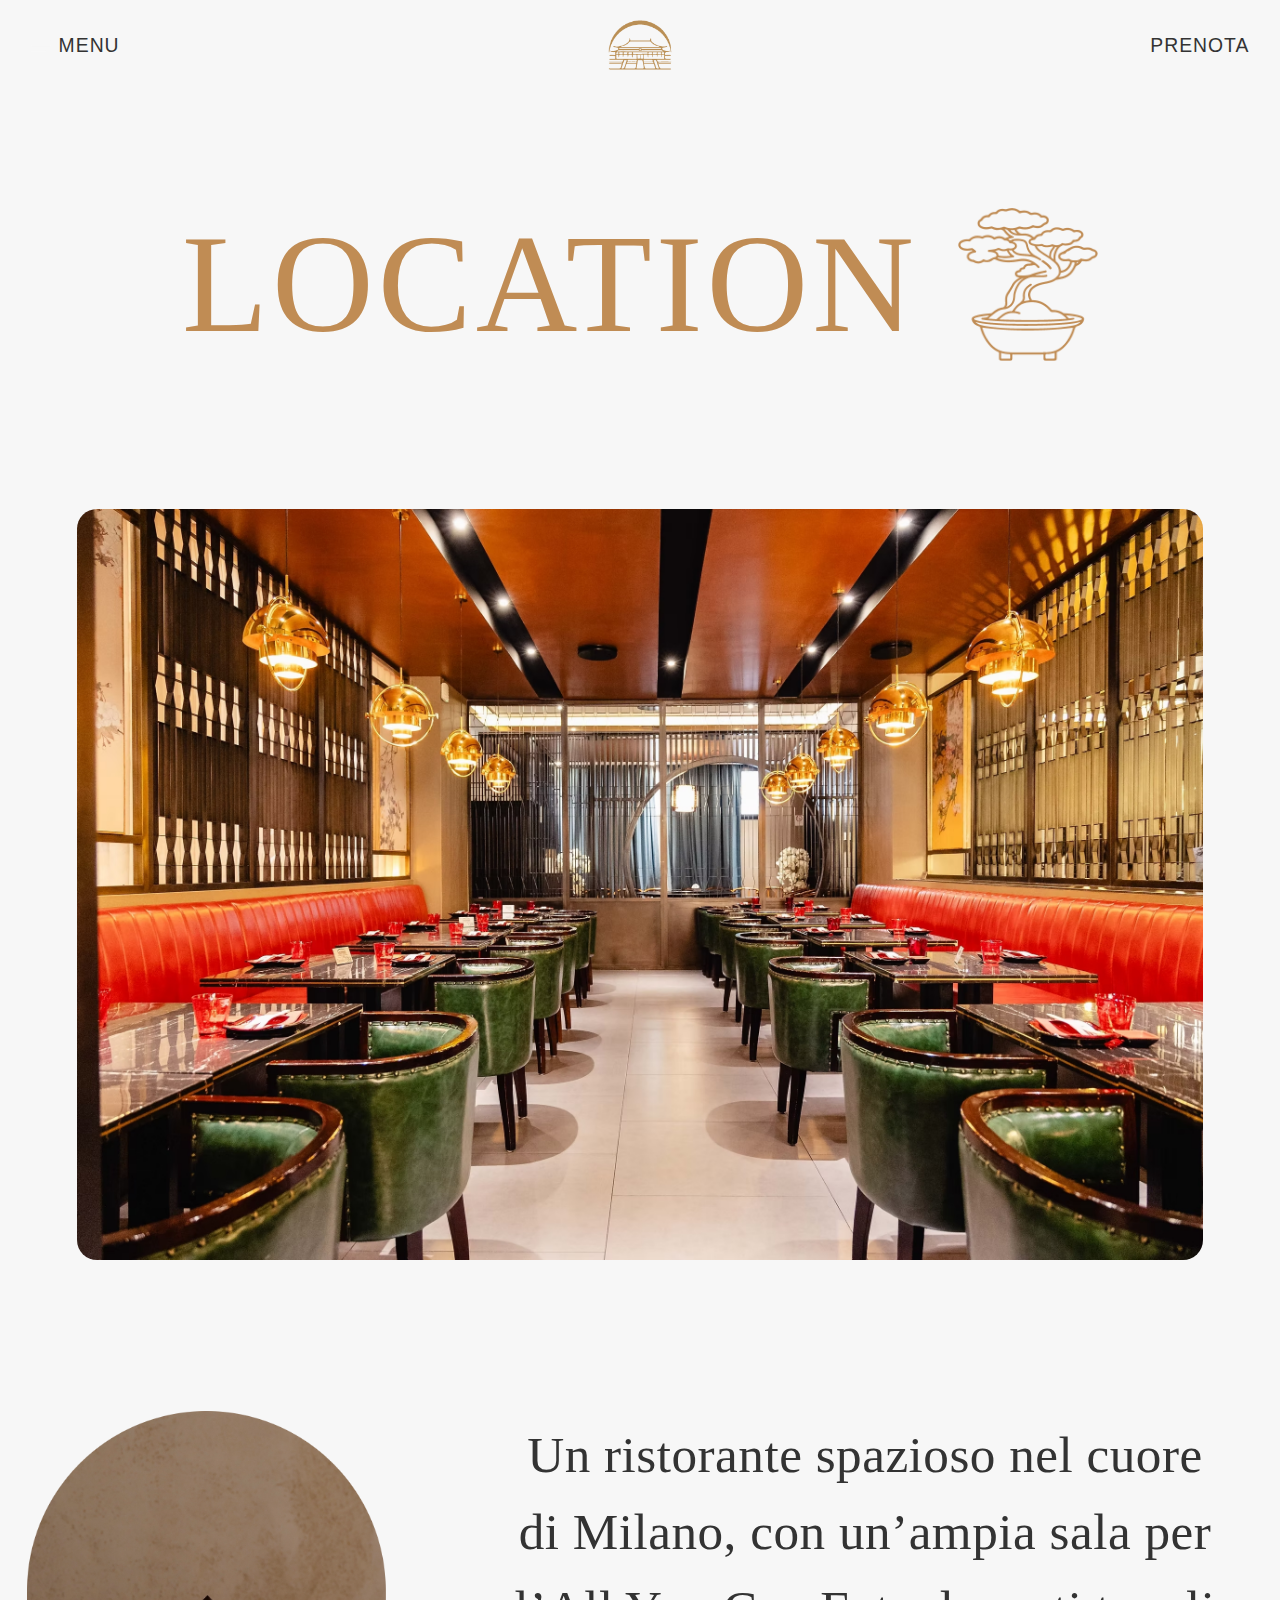
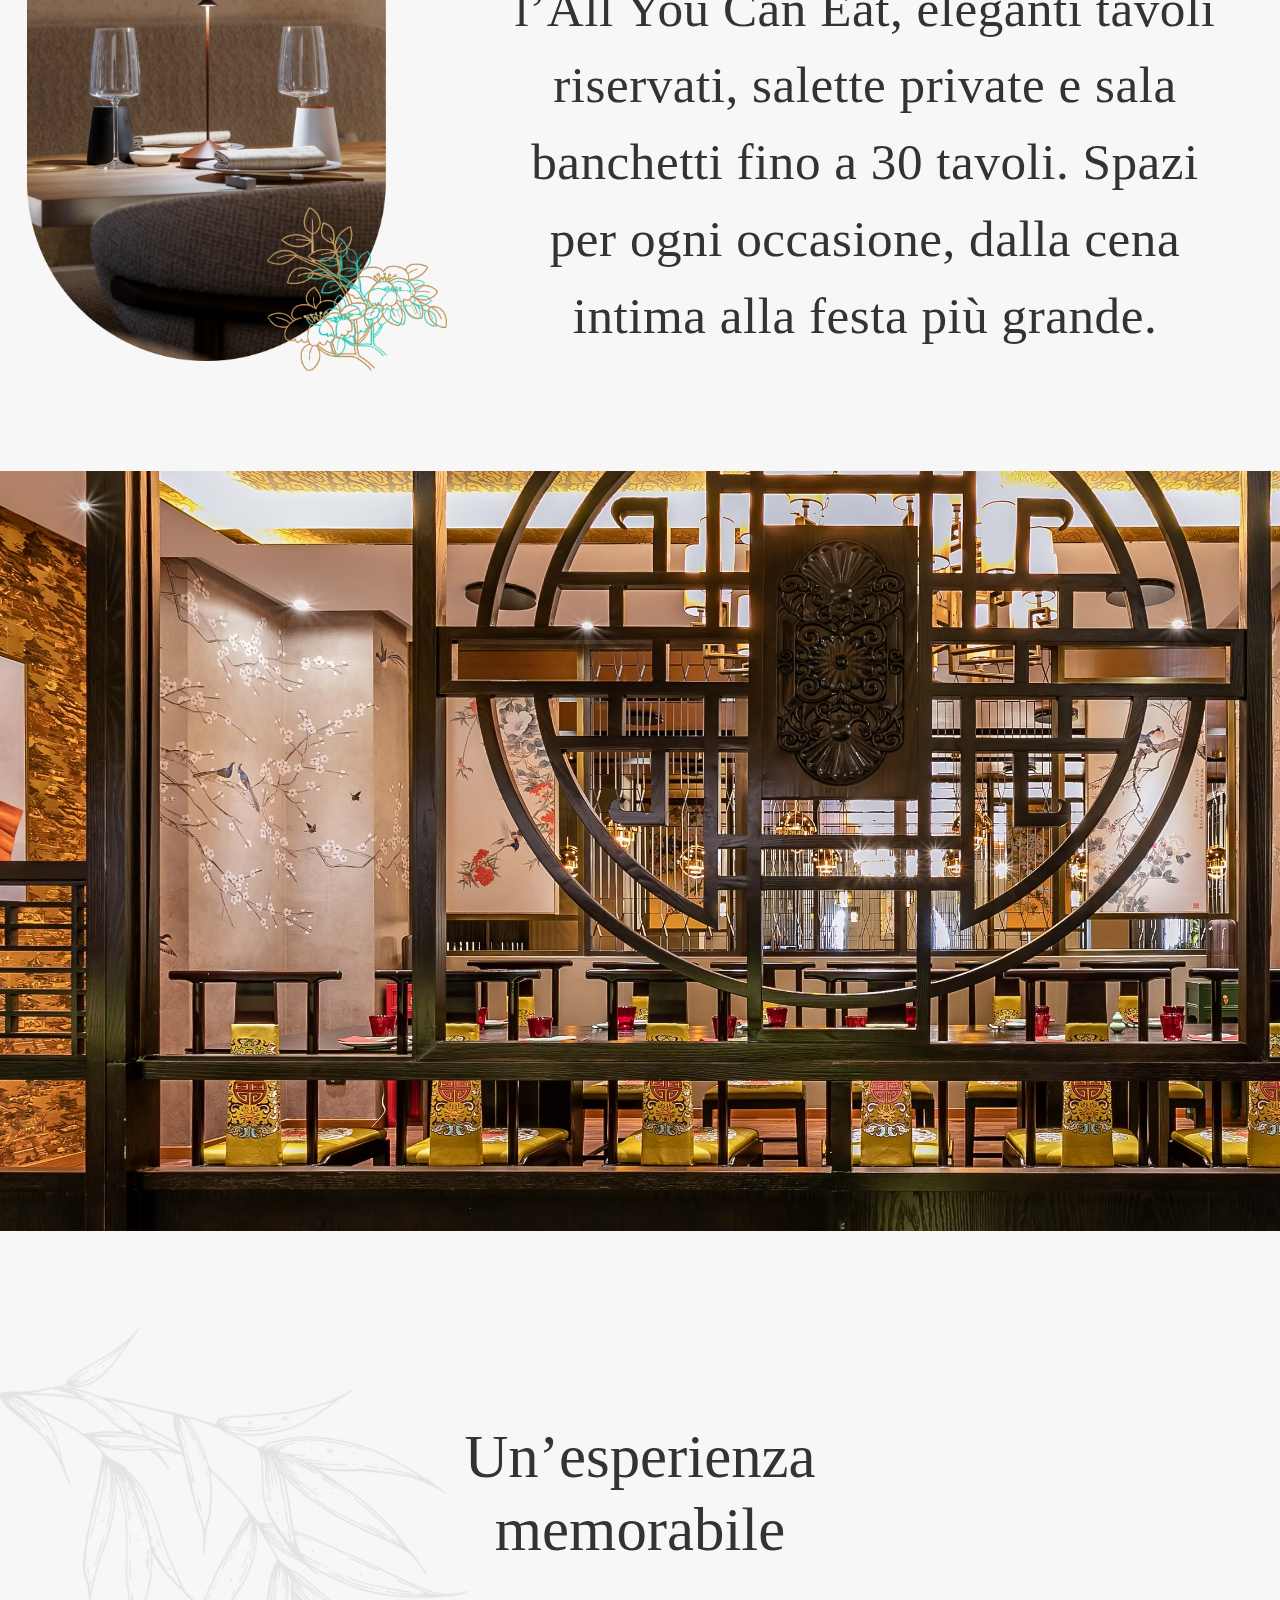
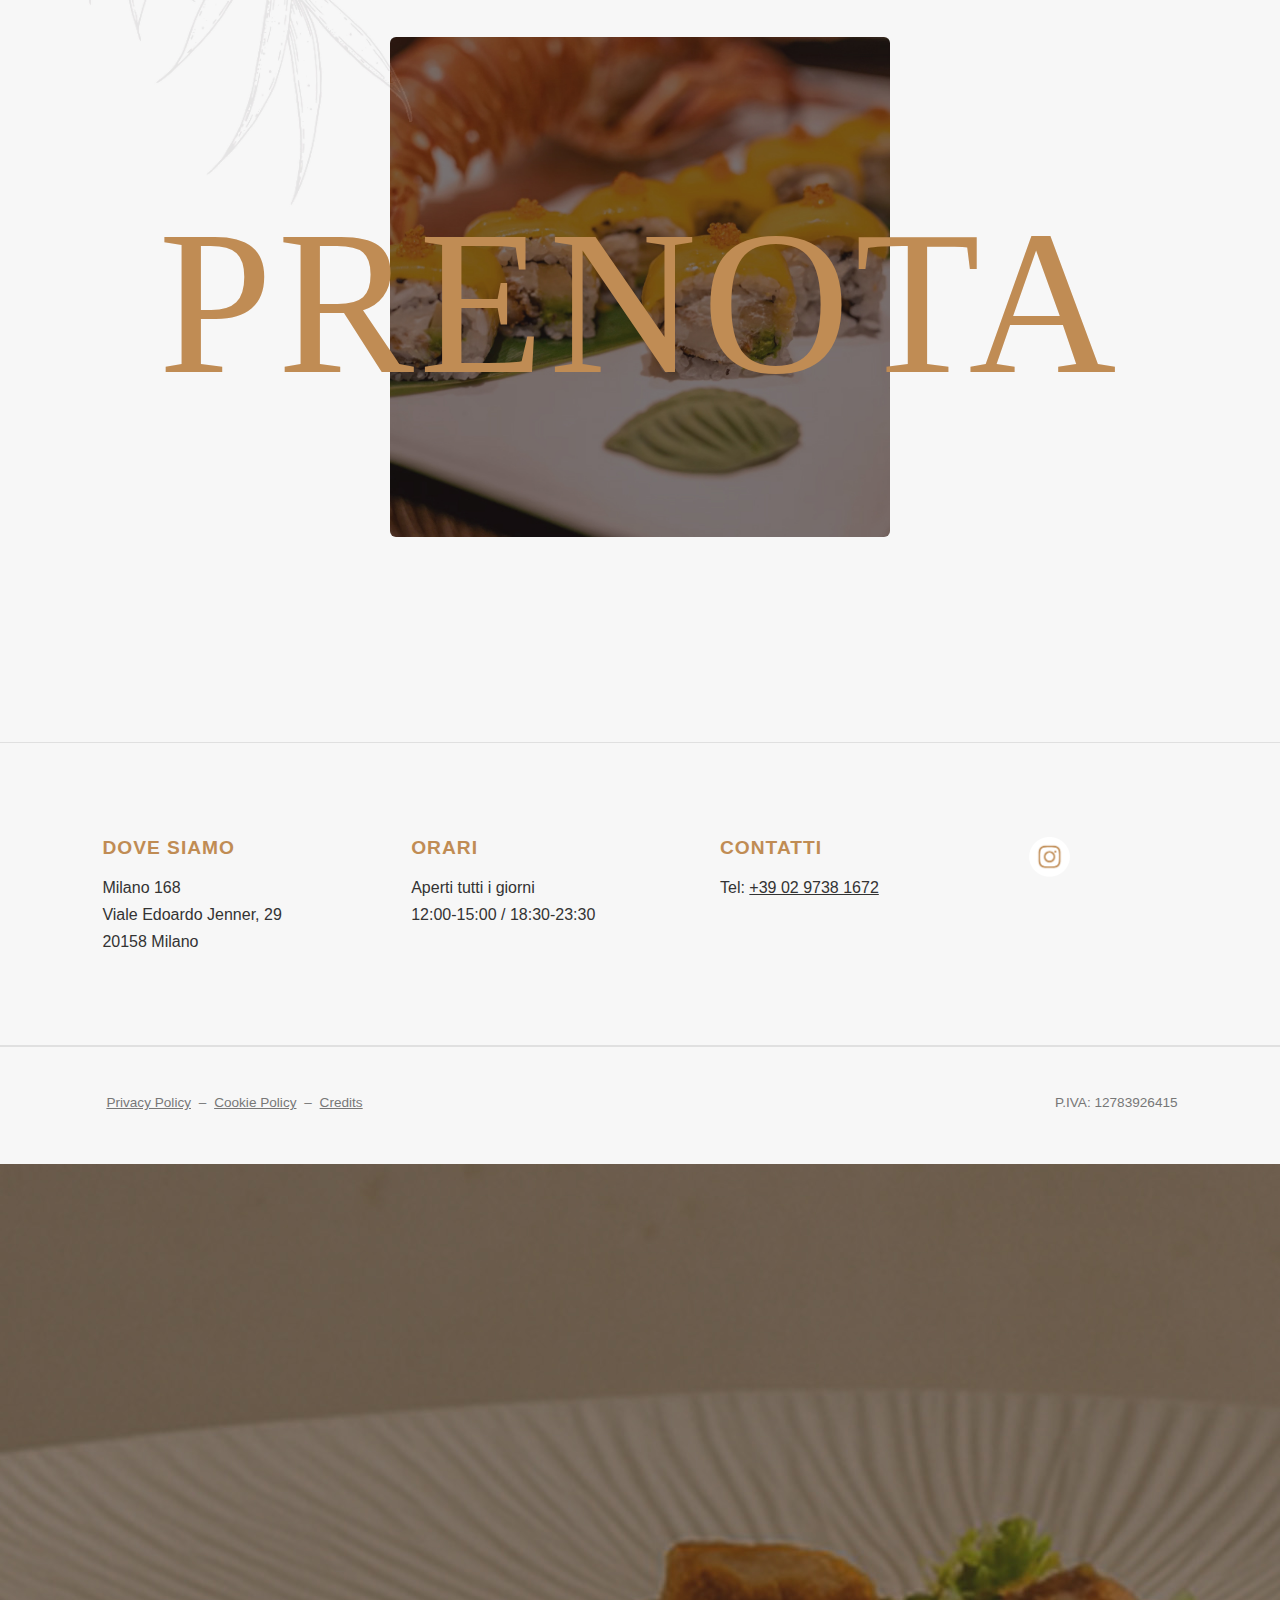
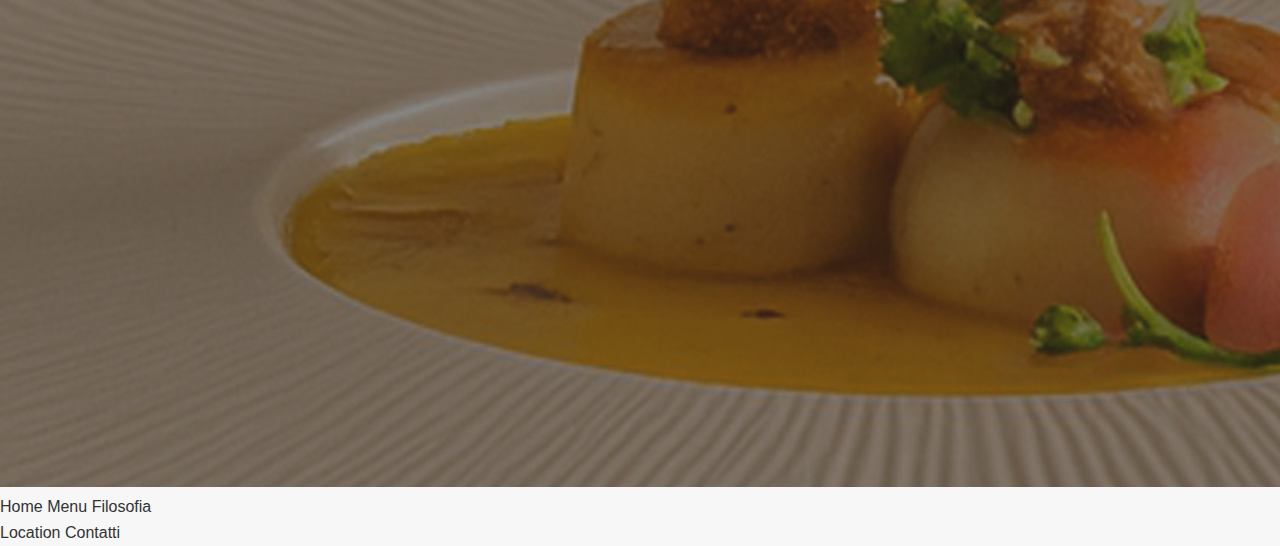
<file: location.html>
<!DOCTYPE html>
<html lang="it">
<head>
  <meta charset="UTF-8">
  <meta name="viewport" content="width=device-width, initial-scale=1.0">
  <title>Location - Milano168</title>
  <link rel="icon" type="image/png" href="images/favicon.png">
  <link rel="stylesheet" href="style.css">
</head>
<body class="dark-navbar location-page">

  <!-- 导航栏：复用 -->
  <header class="main-header">
    <nav class="navbar">
      <div class="navbar-left clickable-area menu-toggle" id="menuToggleContainer">
  <img src="images/hamburger-icon-white.png" alt="Menu Icon" class="hamburger-icon" id="hamburgerIcon" />
  <span class="btn-prenota menu-text">MENU</span>
</div>
      <div class="navbar-center">
        <a href="index.html" class="logo-link">
          <img src="images/168_logo.png" alt="Logo" class="logo" />
        </a>
      </div>
      <div class="navbar-right">
        <a href="contatti.html" class="btn-prenota">PRENOTA</a>
      </div>
    </nav>
  </header>

  <main style="margin-top: 120px;">

    <!-- 标题区 -->
    <section class="menu-header-section">
      <div class="menu-header-container">
        <h1 class="menu-title">LOCATION</h1>
        <img src="images/icon-location.png" alt="Decorazione" class="menu-icon-right">
      </div>
    </section>

    <!-- 主图区域 -->
    <section class="menu-hero-section">
      <div class="menu-hero-image-wrapper">
        <img src="images/location-hero.jpg" alt="Location Image">
      </div>
    </section>

    <!-- 左栏图片 -->
<section class="location-highlight-section">
  <div class="location-highlight-wrapper">
    <div class="location-highlight-image">
  <!-- 桌面端图片 -->
  <img src="images/your-custom-shape.png" alt="Decorative Shape" class="desktop-image">
  <!-- 右下角icon -->
  <img src="images/flower-right-corner.png" alt="Icona decorativa" class="corner-icon">
    </div>
    <div class="location-highlight-text">
        <p class="main-text-block location-left">
        Un ristorante spazioso nel cuore di Milano, con un’ampia sala per l’All You Can Eat, eleganti tavoli riservati, salette private e sala banchetti fino a 30 tavoli. Spazi per ogni occasione, dalla cena intima alla festa più grande.</p>
      </div>
    </div>
  </div>
</section>

    <!-- ✅ 新增画廊区 -->
    <section class="gallery-scroll-section">
<div class="gallery-scroll-wrapper">
  <div class="gallery-item"><img src="images/location1.jpg" alt="Location View 1" class="gallery-image"></div>
  <div class="gallery-item"><img src="images/location2.jpg" alt="Location View 2" class="gallery-image"></div>
  <div class="gallery-item"><img src="images/location3.jpg" alt="Location View 3" class="gallery-image"></div>
  <div class="gallery-item"><img src="images/location4.jpg" alt="Location View 4" class="gallery-image"></div>
  <div class="gallery-item"><img src="images/location5.jpg" alt="Location View 5" class="gallery-image"></div>
  <div class="gallery-item"><img src="images/location6.jpg" alt="Location View 6" class="gallery-image"></div>
  <div class="gallery-item"><img src="images/location7.jpg" alt="Location View 7" class="gallery-image"></div>
</div>
    </section>

<!-- Esperienza / Prenota section -->
<section class="experience-section">
  <div class="experience-wrapper">
    <h2 class="experience-title">Un’esperienza<br>memorabile</h2>
    <div class="experience-image-wrapper">
      <img src="images/experience.jpg" alt="Esperienza piatto" class="experience-image">
    </div>
  </div>

  <!-- PRENOTA 浮于中央 -->
  <a href="contatti.html" class="experience-overlay-global">PRENOTA</a>
</section>

<!-- 页脚信息 -->
<footer class="footer-info">
  <div class="footer-columns">
    <div class="footer-column">
      <h4>DOVE SIAMO</h4>
      <p>Milano 168<br>Viale Edoardo Jenner, 29<br>20158 Milano</p>
    </div>
    <div class="footer-column">
      <h4>ORARI</h4>
      <p>Aperti tutti i giorni<br>12:00-15:00 / 18:30-23:30</p>
    </div>
    <div class="footer-column">
      <h4>CONTATTI</h4>
      <p>Tel: <a href="tel:+390297381672">+39 02 9738 1672</a></p>
    </div>
    <div class="footer-column icon-only">
  <a href="https://www.instagram.com/168_chinese_township/" target="_blank" rel="noopener noreferrer">
    <img src="images/insicon.png" alt="Instagram Icon" />
  </a>
</div>
  </div>
</footer>

<div class="footer-bottom">
  <div class="footer-bottom-left">
    <a href="#">Privacy Policy</a> – 
    <a href="#">Cookie Policy</a> – 
    <a href="#">Credits</a>
  </div>
  <div class="footer-bottom-right">
    P.IVA: 12783926415
  </div>
</div>

<script src="script.js"></script>

<div class="custom-cursor">
  <img src="images/cursor-circle-large.png" class="cursor-core" />
  <img src="images/cursor-arrows-large.png" class="cursor-arrows" />
</div>

<script src="script.js"></script>

<!-- ✅ 全屏滑出菜单背景图（缺失的部分） -->
<div id="menuSlideImage" class="menu-slide-image">
  <img src="images/menu-slide.jpg" alt="Menu Slide Image" />

  <!-- ✅ 改成主导航完全一致的结构和 class -->
  <header class="main-header overlay-header">
    <nav class="navbar">
      <div class="navbar-left clickable-area menu-toggle" id="menuToggleOverlay">
        <img src="images/hamburger-icon-white.png" alt="Menu Icon" class="hamburger-icon" />
        <span class="btn-prenota menu-text">MENU</span>
      </div>
      <div class="navbar-center">
        <a href="index.html" class="logo-link">
          <img src="images/168_logo.png" alt="Logo" class="logo" />
        </a>
      </div>
      <div class="navbar-right">
        <a href="contatti.html" class="btn-prenota">PRENOTA</a>
      </div>
    </nav>
  </header>

  <div id="menu-page" class="menu-page">
  <div class="menu-links">
    <div>
      <a href="index.html">Home</a>
      <a href="menu.html">Menu</a>
      <a href="filosofia.html">Filosofia</a>
    </div>
    <div>
      <a href="location.html">Location</a>
      <a href="contatti.html">Contatti</a>
    </div>
  </div>
</div>
</div>

<div class="custom-cursor">
  <img src="images/cursor-circle-large.png" class="cursor-core" />
  <img src="images/cursor-arrows-large.png" class="cursor-arrows" />
</div>
</body>
</file>
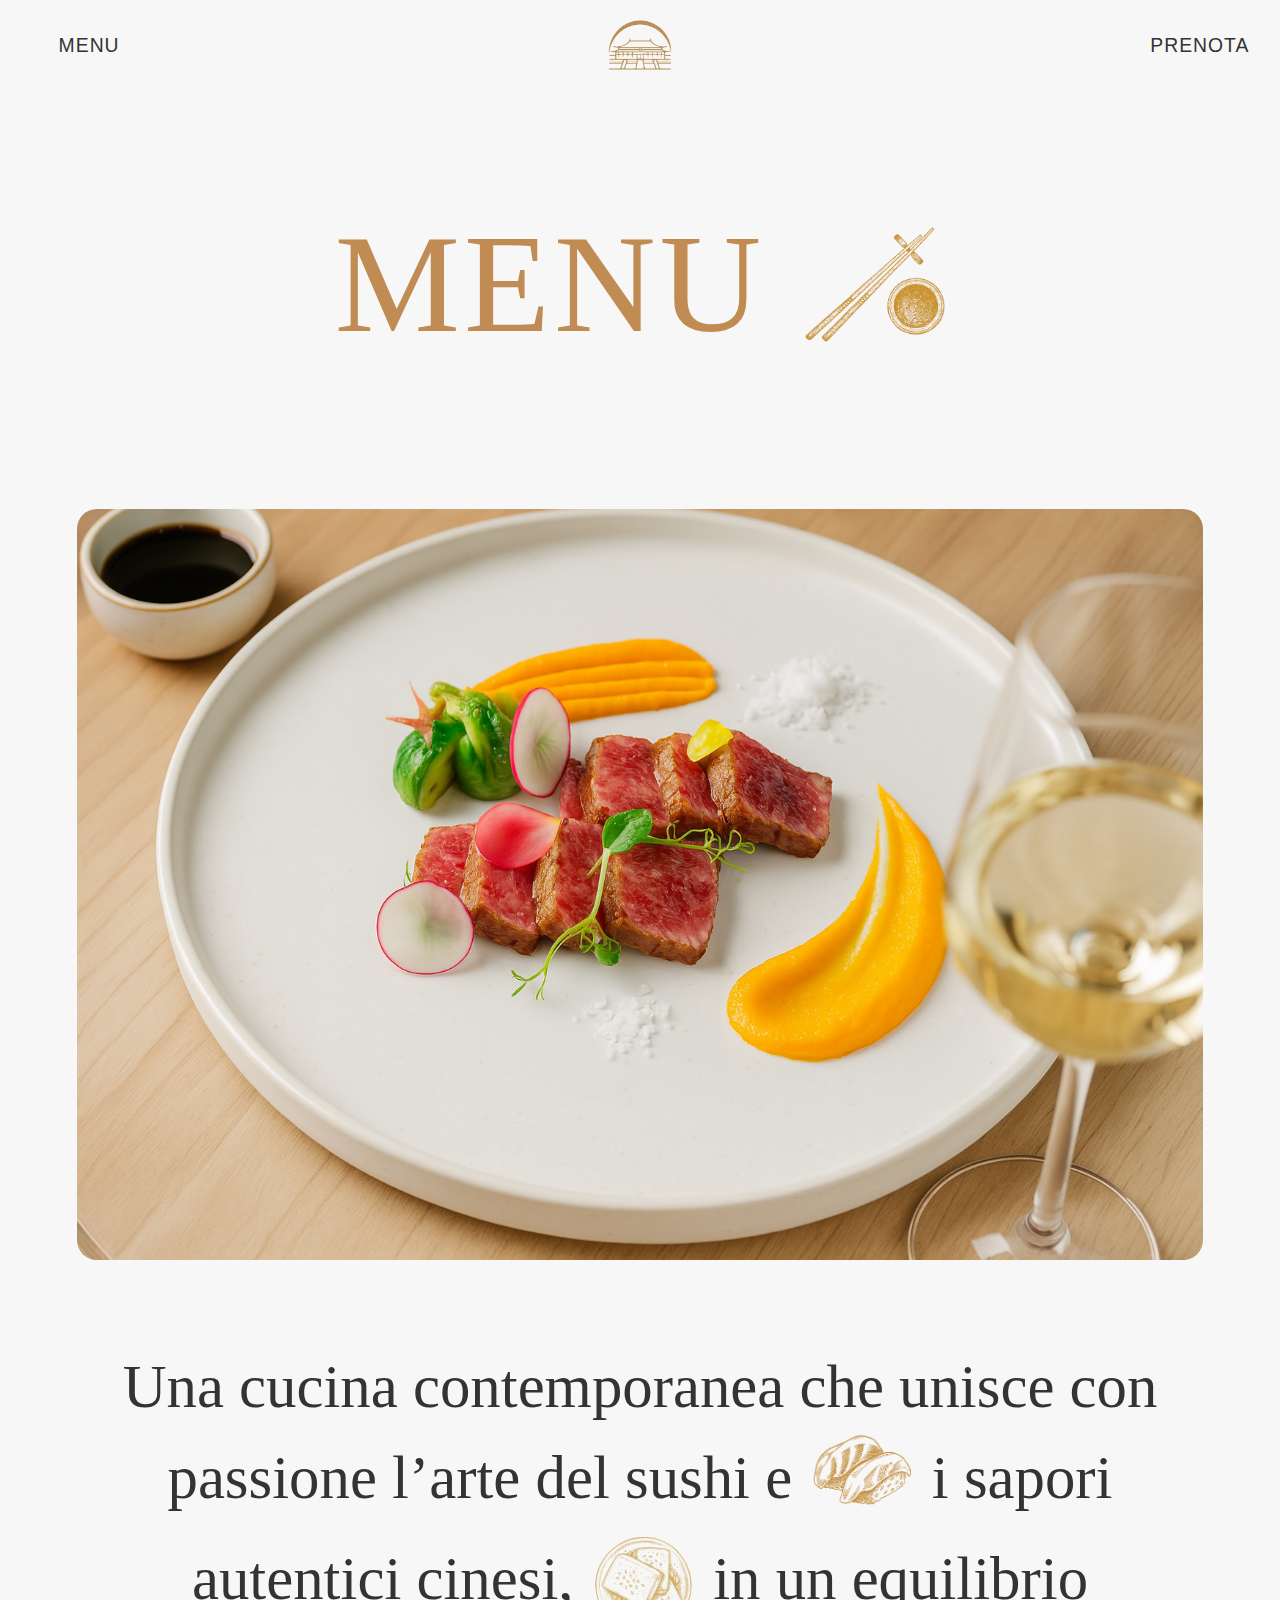
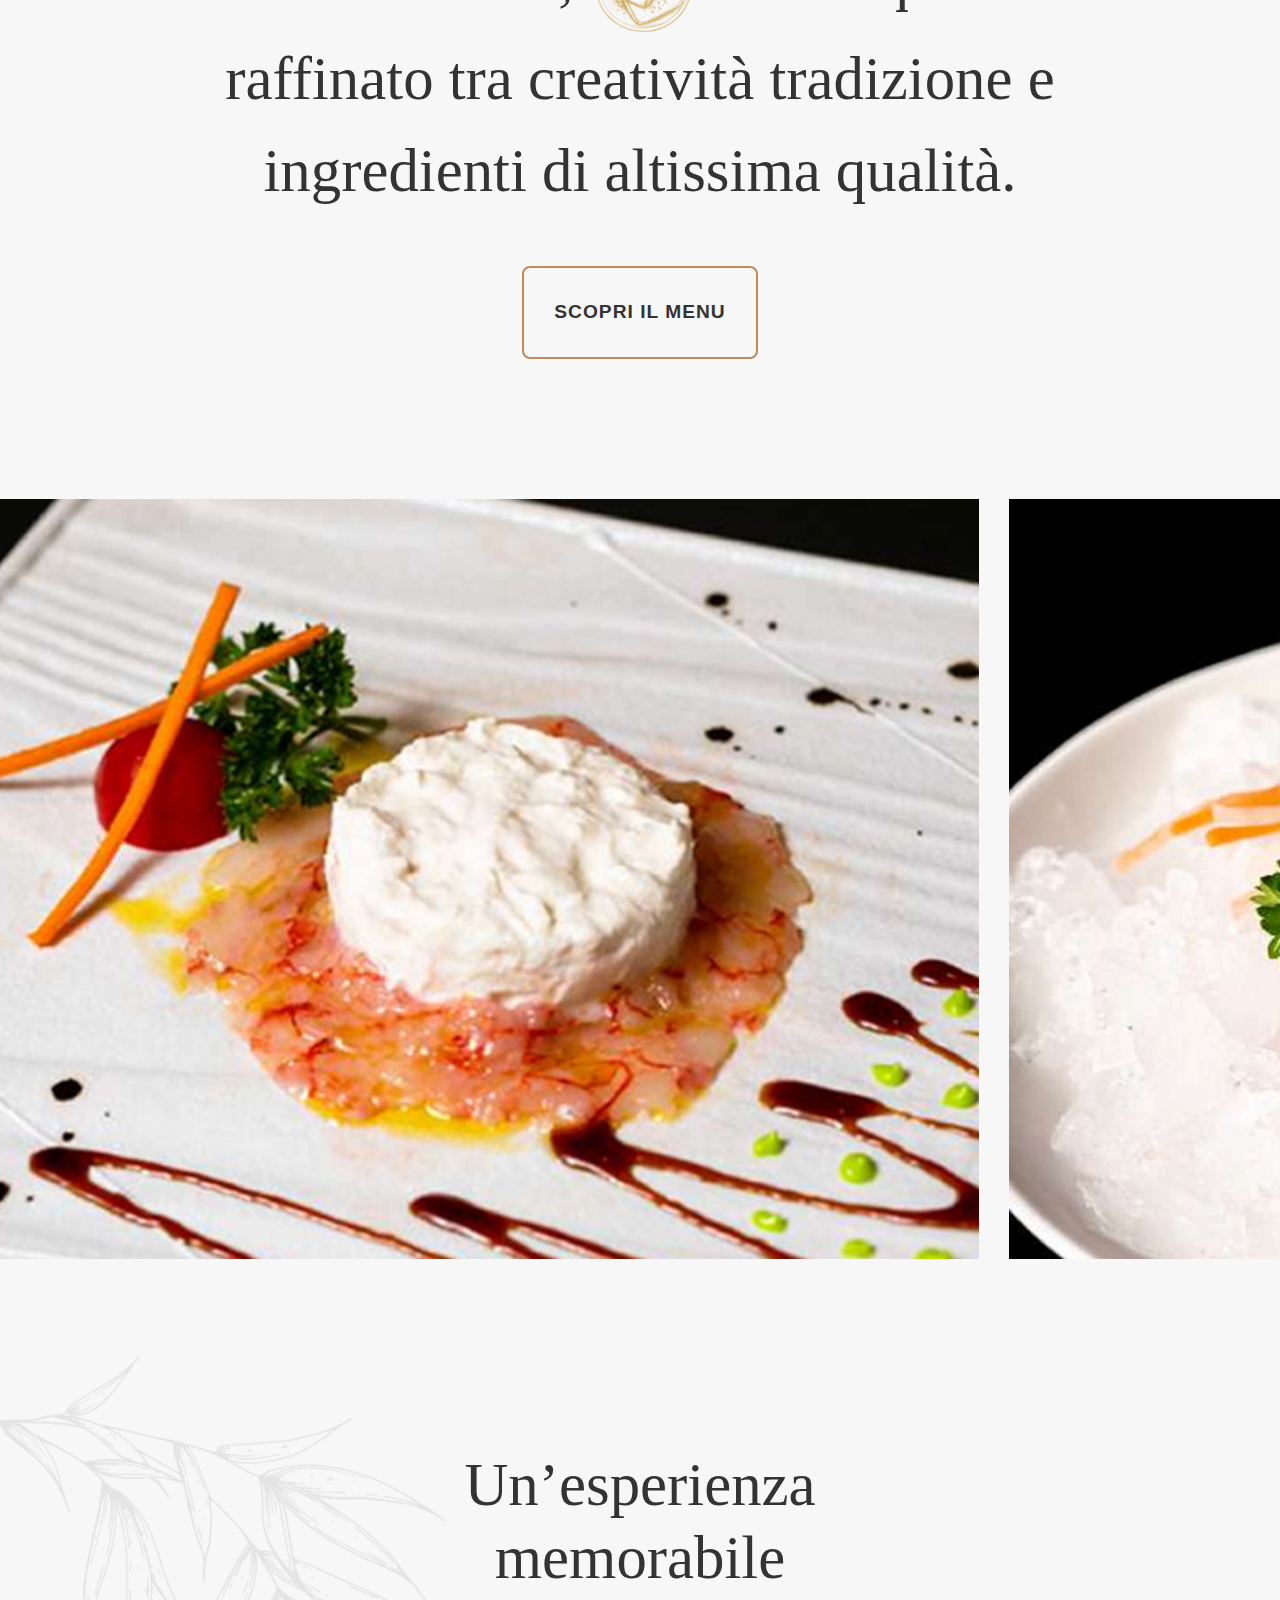
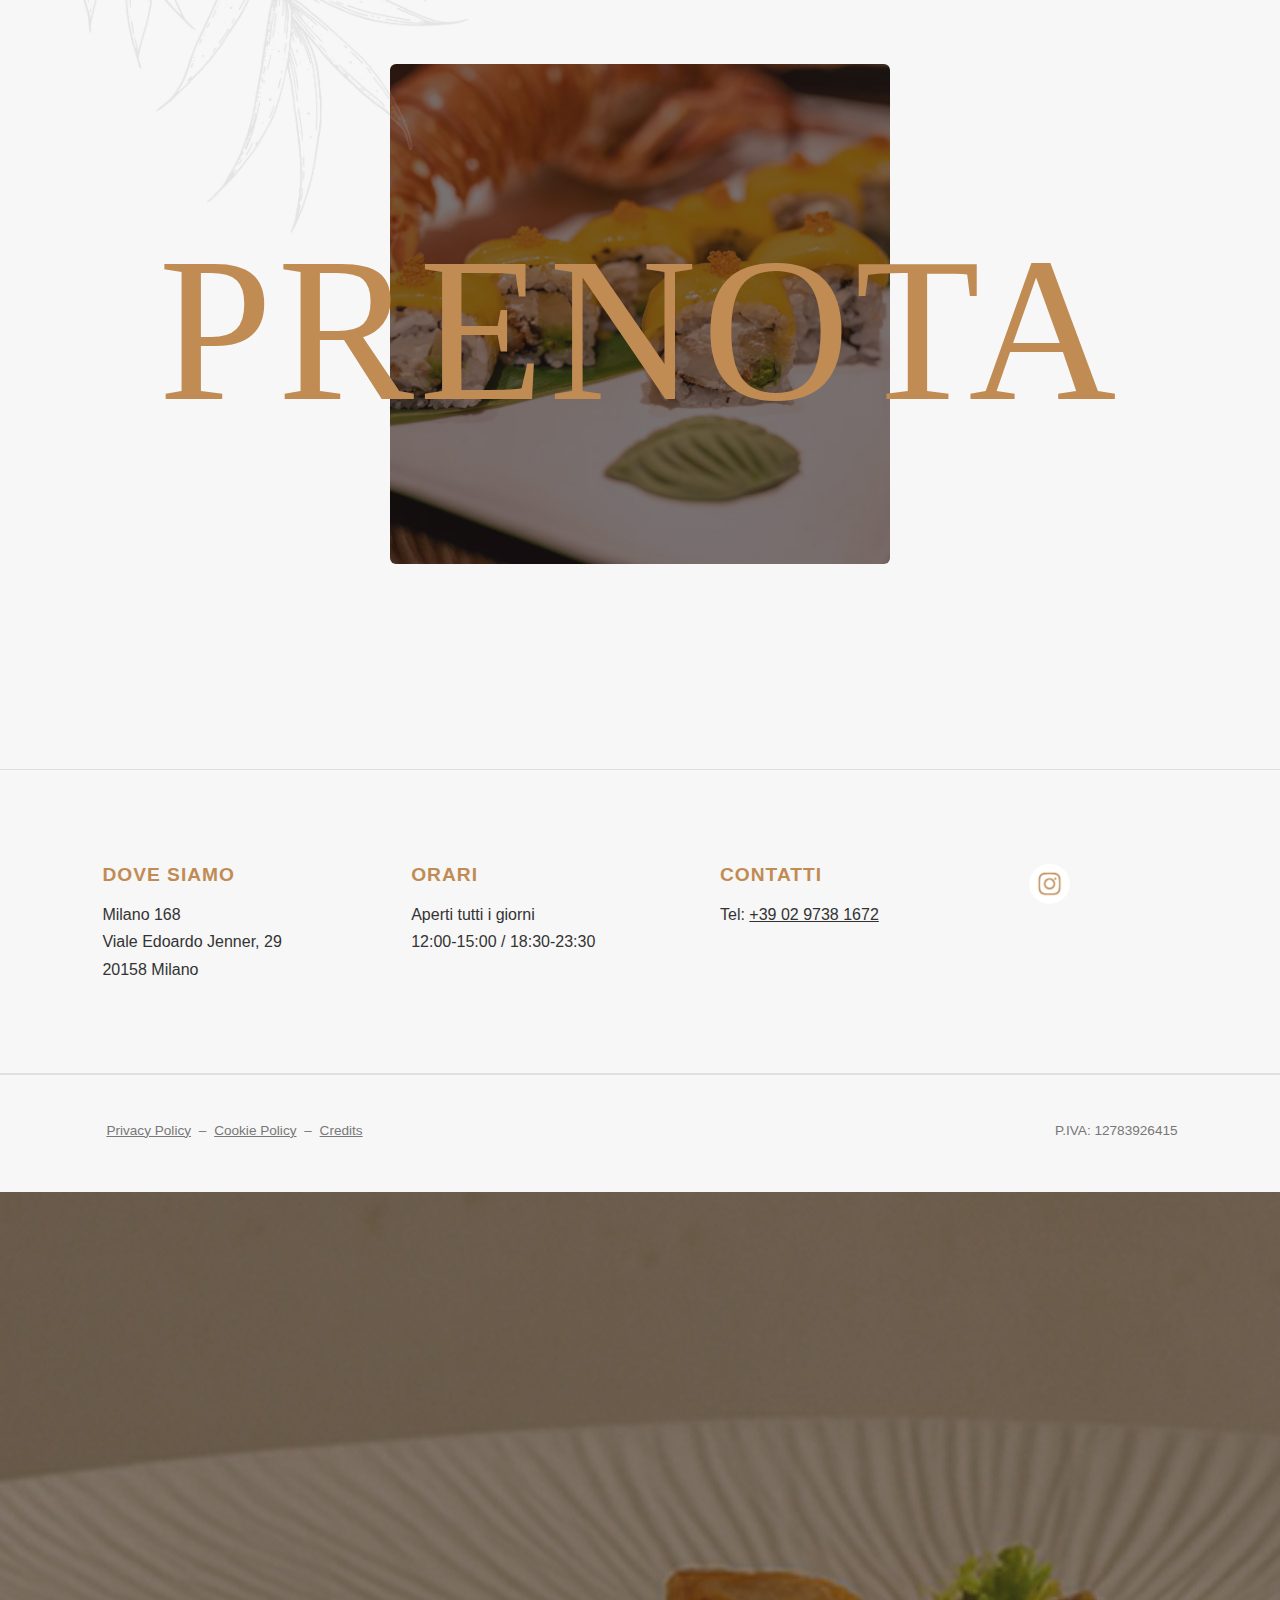
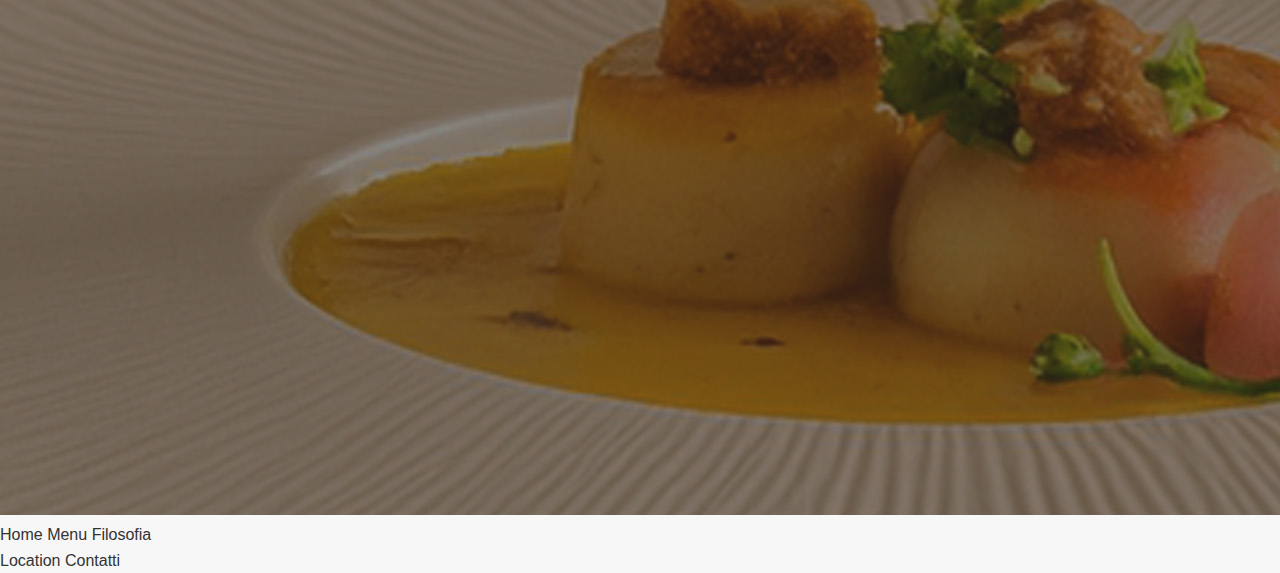
<file: menu.html>
<!DOCTYPE html>
<html lang="zh-CN">
<head>
  <meta charset="UTF-8">
  <meta name="viewport" content="width=device-width, initial-scale=1.0">
  <title>Menu - Milano168</title>
  <link rel="icon" type="image/png" href="images/favicon.png">
  <link rel="stylesheet" href="style.css">
  <link rel="stylesheet" href="https://cdnjs.cloudflare.com/ajax/libs/font-awesome/6.0.0-beta3/css/all.min.css">
</head>
<body class="dark-navbar">

  <!-- 导航栏：完全复用首页 -->
  <header class="main-header">
    <nav class="navbar">
      <div class="navbar-left clickable-area menu-toggle" id="menuToggleContainer">
  <img src="images/hamburger-icon-white.png" alt="Menu Icon" class="hamburger-icon" id="hamburgerIcon" />
  <span class="btn-prenota menu-text">MENU</span>
</div>
      <div class="navbar-center">
        <a href="index.html" class="logo-link">
          <img src="images/168_logo.png" alt="Logo" class="logo" />
        </a>
      </div>
      <div class="navbar-right">
        <a href="contatti.html" class="btn-prenota">PRENOTA</a>
      </div>
    </nav>
  </header>

<main style="margin-top: 120px;">
    <!-- MENU 标题区 -->
    <section class="menu-header-section">
      <div class="menu-header-container">
        <h1 class="menu-title">MENU</h1>
        <img src="images/icon-chopsticks.png" alt="Chopsticks Icon" class="menu-icon-right">
      </div>
    </section>

    <!-- HERO 主图区域 -->
    <section class="menu-hero-section">
      <div class="menu-hero-image-wrapper">
        <img src="images/menu-hero.jpg" alt="Menu Hero Image">
      </div>
    </section>

    <!-- 文本介绍 -->
    <section class="menu-intro-section">
  <div class="main-intro-text">
    <p>
      Una cucina contemporanea che unisce con passione l’arte del sushi e 
      <span class="icon-sushi-menu"></span>
      i sapori autentici cinesi,
      <span class="icon-doufu-menu"></span>
      in un equilibrio raffinato tra creatività tradizione e ingredienti di altissima qualità.
    </p>
    <a href="menu168.pdf" class="btn-discover-menu" download>SCOPRI IL MENU</a>
  </div>
</section>


    <!-- ✅ 新增画廊区 -->
    <section class="gallery-scroll-section">
<div class="gallery-scroll-wrapper">
  <div class="gallery-item"><img src="images/menu1.jpg" alt="Menu Dish 1" class="gallery-image"></div>
  <div class="gallery-item"><img src="images/menu2.jpg" alt="Menu Dish 2" class="gallery-image"></div>
  <div class="gallery-item"><img src="images/menu3.jpg" alt="Menu Dish 3" class="gallery-image"></div>
  <div class="gallery-item"><img src="images/menu4.jpg" alt="Menu Dish 4" class="gallery-image"></div>
  <div class="gallery-item"><img src="images/menu5.jpg" alt="Menu Dish 5" class="gallery-image"></div>
  <div class="gallery-item"><img src="images/menu6.jpg" alt="Menu Dish 6" class="gallery-image"></div>
  <div class="gallery-item"><img src="images/menu7.jpg" alt="Menu Dish 7" class="gallery-image"></div>
  <div class="gallery-item"><img src="images/menu8.jpg" alt="Menu Dish 8" class="gallery-image"></div>
  <div class="gallery-item"><img src="images/menu9.jpg" alt="Menu Dish 9" class="gallery-image"></div>
</div>
    </section>
  </main>

<!-- Esperienza / Prenota section -->
<section class="experience-section">
  <div class="experience-wrapper">
    <h2 class="experience-title">Un’esperienza<br>memorabile</h2>
    <div class="experience-image-wrapper">
      <img src="images/experience.jpg" alt="Esperienza piatto" class="experience-image">
    </div>
  </div>

  <!-- PRENOTA 浮于中央 -->
  <a href="contatti.html" class="experience-overlay-global">PRENOTA</a>
</section>

<!-- 页脚信息 -->
<footer class="footer-info">
  <div class="footer-columns">
    <div class="footer-column">
      <h4>DOVE SIAMO</h4>
      <p>Milano 168<br>Viale Edoardo Jenner, 29<br>20158 Milano</p>
    </div>
    <div class="footer-column">
      <h4>ORARI</h4>
      <p>Aperti tutti i giorni<br>12:00-15:00 / 18:30-23:30</p>
    </div>
    <div class="footer-column">
      <h4>CONTATTI</h4>
      <p>Tel: <a href="tel:+390297381672">+39 02 9738 1672</a></p>
    </div>
    <div class="footer-column icon-only">
  <a href="https://www.instagram.com/168_chinese_township/" target="_blank" rel="noopener noreferrer">
    <img src="images/insicon.png" alt="Instagram Icon" />
  </a>
</div>
  </div>
</footer>

<div class="footer-bottom">
  <div class="footer-bottom-left">
    <a href="#">Privacy Policy</a> – 
    <a href="#">Cookie Policy</a> – 
    <a href="#">Credits</a>
  </div>
  <div class="footer-bottom-right">
    P.IVA: 12783926415
  </div>
</div>

<script src="script.js"></script>

<!-- ✅ 全屏滑出菜单背景图（缺失的部分） -->
<div id="menuSlideImage" class="menu-slide-image">
  <img src="images/menu-slide.jpg" alt="Menu Slide Image" />

  <!-- ✅ 改成主导航完全一致的结构和 class -->
  <header class="main-header overlay-header">
    <nav class="navbar">
      <div class="navbar-left clickable-area menu-toggle" id="menuToggleOverlay">
        <img src="images/hamburger-icon-white.png" alt="Menu Icon" class="hamburger-icon" />
        <span class="btn-prenota menu-text">MENU</span>
      </div>
      <div class="navbar-center">
        <a href="index.html" class="logo-link">
          <img src="images/168_logo.png" alt="Logo" class="logo" />
        </a>
      </div>
      <div class="navbar-right">
        <a href="contatti.html" class="btn-prenota">PRENOTA</a>
      </div>
    </nav>
  </header>

  <div id="menu-page" class="menu-page">
  <div class="menu-links">
    <div>
      <a href="index.html">Home</a>
      <a href="menu.html">Menu</a>
      <a href="filosofia.html">Filosofia</a>
    </div>
    <div>
      <a href="location.html">Location</a>
      <a href="contatti.html">Contatti</a>
    </div>
  </div>
</div>
</div>

<div class="custom-cursor">
  <img src="images/cursor-circle-large.png" class="cursor-core" />
  <img src="images/cursor-arrows-large.png" class="cursor-arrows" />
</div>

</body>

<script>
const gallery = document.querySelector('.gallery-scroll-wrapper');
const customCursor = document.querySelector('.custom-cursor');
const cursorCore = customCursor.querySelector('.cursor-core');
const cursorArrows = customCursor.querySelector('.cursor-arrows');

let isDragging = false;
let startX, scrollLeft;

function updateCursorPosition(e) {
  customCursor.style.left = e.clientX + 'px';
  customCursor.style.top = e.clientY + 'px';

  const offset = isDragging ? 10 : 4;
  const direction = e.movementX > 0 ? 1 : -1;
  cursorArrows.style.transform = `translate(-50%, -50%) translateX(${direction * offset}px)`;
}

gallery.addEventListener('mouseenter', () => {
  console.log('鼠标进入画廊区域');  // 添加这一行
  customCursor.style.display = 'block';
});

gallery.addEventListener('mouseleave', () => {
  customCursor.style.display = 'none';
});

gallery.addEventListener('mousemove', (e) => {
  updateCursorPosition(e);
  if (!isDragging) return;
  const x = e.pageX - gallery.offsetLeft;
  const walk = (x - startX) * 1.5;
  gallery.scrollLeft = scrollLeft - walk;
});

gallery.addEventListener('mousedown', (event) => {
  isDragging = true;
  customCursor.classList.add('small');
  startX = event.pageX - gallery.offsetLeft;
  scrollLeft = gallery.scrollLeft;
});

document.addEventListener('mouseup', () => {
  isDragging = false;
  customCursor.classList.remove('small');
});
</file>
<file: style.css>
/* css/style.css */

/* 通用样式和重置 */
*, *::before, *::after {
    margin: 0;
    padding: 0;
    box-sizing: border-box;
}

html {
    scroll-behavior: smooth;
}

body {
    font-family: Arial, sans-serif;
    line-height: 1.6;
    color: #333;
    overflow-x: hidden;
    background-color: #F7F7F7;
    position: relative; /* 新增这一行 */
}

a {
    text-decoration: none;
    color: inherit;
}

/* 导航栏样式 */
.main-header {
    position: fixed;
    top: 0;
    left: 0;
    width: 100%;
    z-index: 1000;
    transition: background-color 0.3s ease, color 0.3s ease, padding 0.3s ease;
    padding: 15px 5px;
    display: flex;
    align-items: center;
    justify-content: center;
    color: #fff;
}
.hamburger-icon {
  width: 20px;
  height: auto;
  vertical-align: middle;
  margin-right: 8px;
}

/* MENU 页面专用：页面加载时导航栏默认黑色文字 */
body.dark-navbar .main-header {
    color: #333;
}

body.dark-navbar .btn-prenota {
    border-color: #333;
}


.main-header.scrolled {
    background-color: #F7F7F7;
    color: #777;
    padding: 10px 5px;
}
.main-header.scrolled .navbar-left,
.main-header.scrolled .btn-prenota {
  color: #777;
}

.main-header.scrolled .navbar-left:hover,
.main-header.scrolled .btn-prenota:hover {
  color: #C08C54;
}

.navbar {
    display: flex;
    justify-content: space-between;
    align-items: center;
    width: 100%;
    max-width: 1400px;
}

.navbar-left,
.navbar-right {
    display: flex;
    align-items: center;
    font-size: 1.1em;
    letter-spacing: 1px;
    text-transform: uppercase;
}
.navbar-left {
  padding-left: 2vw;   /* 原来没有 padding，现在向右推 */
}

.navbar-right {
  padding-right: 2vw;  /* 原来没有 padding，现在向左推 */
}

.navbar-left {
    transition: color 0.3s ease;
}

.navbar-left:hover {
    color: #C08C54;
}

.menu-icon {
    margin-right: 6px;
}

.navbar-center .sato-logo {
    height: 60px;
    width: auto;
    display: block;
}

.btn-prenota {
    border: none;                 /* ✅ 取消边框 */
    background: none;             /* ✅ 去除背景 */
    padding: 0;                   /* ✅ 去除内边距 */
    font-size: 1.1em;             /* ✅ 保持与左侧文字一致 */
    text-transform: uppercase;
    letter-spacing: 1px;
    color: inherit;               /* ✅ 跟随父元素颜色（白或黑） */
    font-family: inherit;
    cursor: pointer;
    transition: color 0.3s ease;
}

.btn-prenota:hover {
    background-color: transparent;
    color: #C08C54;
}

/* Hero Section */
.hero-section {
    position: relative;
    width: 100%;
    height: 150vh;
    min-height: 100vh;
    background-image: url('images/hero_sushi.jpg');
    background-size: cover;
    background-position: center bottom;
    background-repeat: no-repeat;
    background-attachment: scroll;
    color: #fff;
    z-index: 0;
}

.hero-content-wrapper {
    position: relative;
    top: 0;
    left: 0;
    width: 100%;
    height: 100%;
    display: flex;
    flex-direction: column;
    justify-content: flex-end;
    align-items: center;
    pointer-events: none;
}

.hero-text-overlay {
    pointer-events: auto;
    z-index: 2;
    margin-bottom: 200px;
    text-shadow: 2px 2px 5px rgba(0,0,0,0.5);
    text-align: center;
}

.hero-text-overlay h1,
.hero-text-overlay h2 {
    font-family: 'Georgia', serif;
    font-size: 6.0em;
    font-weight: normal;
    letter-spacing: 2px;
    line-height: 1.2;
    margin-top: 5px;
}

.placeholder-content {
    background-color: #F7F7F7;
    padding: 100px 50px;
    text-align: center;
    z-index: 500;
    position: relative;
    display: flex;
    justify-content: center;
    align-items: center;
    min-height: 50vh;
}

.main-text-block {
    max-width: 1400px;
    margin: 0 auto;
    font-family: 'Georgia', serif;
    font-size: clamp(1.8em, 4vw, 3.0em);
    line-height: 1.5;
    color: #333;
    text-align: center;
}

.icon-sushi-bowl {
  background-image: url('images/icon-sushi-bowl.png');
  background-size: contain;
  background-repeat: no-repeat;
  display: inline-block;
  width: 1.2em;
  height: 1.2em;
  vertical-align: middle;
}

.icon-sake-bottle {
  background-image: url('images/icon-sake-bottle.png');
  background-size: contain;
  background-repeat: no-repeat;
  display: inline-block;
  width: 1.2em;
  height: 1.2em;
  vertical-align: middle;
}

.main-text-block p {
    margin-bottom: 0.5em;
    font-size: clamp(1.3em, 1.5vw, 2.4em);
}

.main-text-block span[class^="icon-"] {
    display: inline-block;
    vertical-align: middle;
    width: 1.2em;
    height: 1.2em;
    margin: 0 5px;
}

.dishes-gallery-section {
    position: relative;
    display: flex;
    min-height: 300vh;
    background-color: #F7F7F7;
    overflow: hidden;
}

.gallery-bg-image {
    position: relative;
    top: 0;
    left: 0;
    width: 30%;
    height: 50%;
    background-image: url('images/background1.jpg');
    background-size: cover;
    background-position: center;
    background-repeat: no-repeat;
    opacity: 0.5;
    z-index: 1;
}

.gallery-content-wrapper {
    position: relative;
    z-index: 2;
    display: flex;
    width: 100vw;
    margin: 0 auto;
}

.gallery-text-column {
    flex: 0 0 35%;
    padding: 0 40px 0 60px;
    text-align: left;
    color: #333;
    position: sticky;
    top: 0;
    height: 100vh;
    display: flex;
    flex-direction: column;
    justify-content: center;
    align-items: flex-start;
}

.gallery-text-column .slide-counter {
    font-size: 1.3em;
    margin-bottom: 50px;
    color: #C08C54;
}

.gallery-text-column h2.slide-title {
    font-size: 3.6em;
    font-weight: normal;
    line-height: 1.1;
    margin-bottom: 30px;
    color: #333;
}

.slide-description-content p {
    font-size: 1.3em;
    line-height: 1.8;
    margin-bottom: 1em;
    color: #555;
}

.slide-description-content p:last-child {
    margin-bottom: 0;
}

.gallery-text-column .btn-menu {
    border: 1px solid #333;
    padding: 12px 25px;
    border-radius: 5px;
    font-size: 1em;
    text-transform: uppercase;
    letter-spacing: 1px;
    transition: background-color 0.3s ease, color 0.3s ease;
    color: #333;
    margin-top: 40px;
}

.gallery-text-column .btn-menu:hover {
    background-color: #333;
    color: #fff;
}

.gallery-image-column {
    flex: 0 0 65%;
    padding-right: 0;
    display: flex;
    justify-content: flex-end;
    align-items: center;
    position: relative;
    overflow: hidden;
    height: 100vh;
    margin-left: 0;
}

.image-slider-container {
    position: relative;
    top: 0;
    width: 100%;
    height: 100vh;
    display: flex;
    flex-direction: column;
    gap: 0;
}

.gallery-dish-image {
    width: auto;
    height: 100vh;
    max-width: 100%;
    object-fit: contain;
    flex-shrink: 0;
    margin: 0;
    padding: 0;
    display: block;
}

/* 新增 highlight-section 样式 */

.highlight-section {
  background-color: #f7f7f7;
  padding: 10px 8vw 100px 8vw;
}

.highlight-section {
  position: relative;
  overflow: visible;
}

.highlight-section::before {
  content: "";
  position: absolute;
  top: 0px; /* 向上溢出 */
  left: -80px;
  opacity: 0.08;
  pointer-events: none;
  z-index: 0;
}

.highlight-heading {
  font-size: 3.8em;
  font-weight: 500;
  margin-bottom: 60px;
  line-height: 1.2;
}

.highlight-text p {
  font-size: 1.25em;
  line-height: 1.9;
  color: #333;
  font-family: Arial, sans-serif; 
}


.btn-menu {
  display: inline-flex; /* 精准包裹内容 */
  align-items: center;
  justify-content: center;
  margin-top: 60px;
  padding: 12px 20px;
  font-size: 0.9em;     /* 略大一点点，避免按钮太小 */
  font-weight: bold;   /* 如需与下方按钮一致 */
  font-family: Arial, sans-serif;
  color: #333;
  background-color: transparent;
  border: 2px solid #c08c54;
  border-radius: 8px;
  text-transform: uppercase;
  letter-spacing: 1px;
  cursor: pointer;
  transition: background-color 0.3s ease;
  width: fit-content;         /* 核心属性，让按钮宽度匹配内容 */
  max-width: 100%;
}

.btn-menu:hover {
  background-color: #c08c54;
  color: #fff;
}

.icon-marquee {
  width: 100%;
  overflow: hidden;
  background-color: #f7f7f7;
  padding-top: 0px;      /* ↑ 增加上内边距 */
  padding-bottom: 40px;   /* ↑ 增加下内边距 */
  margin-bottom: 40px;   /* 保持与下一个内容之间的外边距 */
  box-sizing: border-box;
}

.icon-marquee-track {
  display: flex;
  width: max-content;
  animation: marquee-scroll 80s linear infinite;
  align-items: center;
  gap: 60px; /* 图标间距 */
}

.marquee-icon {
  height: 120px; /* 图标大小 */
  width: auto;
  user-select: none;
  pointer-events: none;
}

@keyframes marquee-scroll {
  0% {
    transform: translateX(0);
  }
  100% {
    transform: translateX(calc(-50%));
  }
}
.full-width-banner {
  width: 100%;
  overflow: hidden;
}

.full-width-banner img {
  width: 100%;
  height: auto;
  display: block;
  object-fit: cover;
}

.chef-section {
  background-color: #F7F7F7;
  color: #333;
  padding: 100px 6vw; /* 增加左右留白 */
}

.chef-wrapper {
  max-width: 1200px;       /* 限制整体宽度 */
  margin: 0 auto;          /* 居中 */
  display: flex;
  justify-content: space-between;
  align-items: flex-start;
  flex-wrap: wrap;
  gap: 40px;
}

.chef-left {
  flex: 0 0 55%;           /* 原来48%，现在更窄 */
}

.chef-left .chef-photo {
  width: 40vw;                /* 视口宽度的 90% */
  height: auto;
  border-radius: 6px;
  display: block;
  transform: translateX(-4vw); /* 向左移动图片，达到视觉左靠、右对齐中线效果 */
}

.chef-right {
  flex: 0 0 39%;           /* 同样缩小右栏宽度 */
  display: flex;
  flex-direction: column;
  gap: 20px;
}

.decor-icon {
  width: 50px;
  height: auto;
}

.section-label {
  font-size: 0.9em;
  letter-spacing: 1px;
  color: #c7a97f;
  text-transform: uppercase;
}

.section-title {
  font-size: 3.8em;              /* 与 .highlight-heading 相同 */
  font-weight: 500;              /* 相同粗细 */
  font-family: 'Georgia', serif; /* 与上面一致 */
  line-height: 1.2;
  margin-bottom: 30px;
  color: #333;
}

.section-text {
  font-size: 1.25em;            /* 段落更大 */
  line-height: 1.9;
  color: #333;
  margin-bottom: 40px;          /* 增加段落与图片间距 */
}

.chef-dish {
  width: 100%;
  height: auto;
  border-radius: 6px;
}

/* 动效 */
.animate-on-scroll {
  opacity: 0;
  transform: translateY(30px);
  transition: opacity 0.8s ease-out, transform 0.8s cubic-bezier(0.22, 1, 0.36, 1);
}

.animate-on-scroll.visible {
  opacity: 1;
  transform: translateY(0);
}
.split-block-section {
  width: 100%;
  background-color: #1B1414;
}

.split-block-wrapper {
  display: flex;
  flex-wrap: wrap;
}

.split-block {
  position: relative;
  flex: 1 1 50%;
  overflow: hidden;
  aspect-ratio: 1 / 1; /* 👈 改成正方形 */
}

.split-image {
  width: 100%;
  height: 100%;
  object-fit: contain; /* 👈 改成 contain，就不会被裁剪了 */
  display: block;
  filter: brightness(0.7);
}

.split-overlay {
  position: absolute;
  top: 0;
  left: 0;
  z-index: 2;
  width: 100%;
  height: 100%;
  padding: 40px;
  color: #fff;
  display: flex;
  flex-direction: column;
  justify-content: center;
  align-items: center;
  text-align: center;
}

.split-icon {
  width: 60px;
  height: auto;
  margin-bottom: 20px;
}

.split-title {
  font-size: 3.8em;
  font-weight: 500;
  font-family: 'Georgia', serif;
  line-height: 1.2;
  margin-bottom: 30px;
  color: #fff;
}

.split-button {
  margin-top: 20px;
  background-color: #fff;
  color: #111;
  padding: 10px 20px;
  border-radius: 5px;
  text-transform: uppercase;
  font-weight: bold;
  font-size: 0.9em;
  transition: background-color 0.3s ease;
}

.split-button:hover {
  background-color: #C08C54;
  color: #fff;
}
/* 初始状态 */
.animate-on-scroll {
  opacity: 0;
  transform: translateY(50px);
  transition: opacity 1.6s ease-out, transform 0.8s cubic-bezier(0.22, 1, 0.36, 1);
}

/* 滚动进入时激活 */
.animate-on-scroll.visible {
  opacity: 1;
  transform: translateY(0);
}
/* 公共初始状态 */
.animate-on-scroll {
  opacity: 0;
  transform: translateY(40px);
  transition: opacity 1.2s ease-out, transform 1.2s cubic-bezier(0.22, 1, 0.36, 1);
}

/* 通用进入后 */
.animate-on-scroll.visible {
  opacity: 1;
  transform: translateY(0);
}

/* 延迟设置：标题无延迟 */
.split-title.animate-on-scroll {
  transition-delay: 0s;
}

/* 按钮稍后进入 */
.split-button.animate-on-scroll {
  transition-delay: 0.2s;
}

/* ===== Esperienza / Prenota ===== */
.experience-section {
  background-color: #F7F7F7;   /* 与页面其它段落保持呼吸感 */
  padding: 70px 6vw 205px 6vw;          /* 上下留白，左右自适应 */
  text-align: center;
  position: relative;
}

.experience-title {
  /* 与 .section-title 保持完全一致的排版 */
  font-size: 3.8em;
  font-weight: 500;
  font-family: 'Georgia', serif;
  line-height: 1.2;
  color: #333;
}

/* 图片容器：强制 1:1 比例，居中 */
.experience-image-wrapper {
  position: relative;
  width: min(500px, 70vw);     /* 最大 420px，移动端更窄 */
  aspect-ratio: 1 / 1;         /* 正方形 */
  margin: 70px auto 0;         /* 与标题分隔 */
  overflow: hidden;
}

/* 背景图片 */
.experience-image {
  width: 100%;
  height: 100%;
  object-fit: cover;
  display: block;
  border-radius: 6px;
}

/* “PRENOTA” 叠加文字 */
/* 悬浮在整个 section 中央的大标题 PRENOTA */
.experience-overlay-global {
  position: absolute;
  top: 57%;
  left: 50%;
  transform: translate(-50%, -50%);
  font-family: 'Georgia', serif;
  font-weight: 500;
  color: #C08C54;
  font-size: clamp(6rem, 16vw, 14rem);  /* 更大、更强响应性 */
  line-height: 1;
  letter-spacing: 5px;
  pointer-events: auto;
  z-index: 2;
  white-space: nowrap;
  opacity: 1; /* 可调，增强沉浸感 */
  cursor: url('images/cursor-arrow.png') 16 16, pointer;
}

/* ====== 动效：沿用之前 animate-on-scroll 规则，但稍做延迟区分 ====== */
.animate-on-scroll {
  opacity: 0;
  transform: translateY(40px);
  transition: opacity 1.2s ease-out,
              transform 1.2s cubic-bezier(0.22, 1, 0.36, 1);
}

.animate-on-scroll.visible {
  opacity: 1;
  transform: translateY(0);
}

/* 先标题后 PRENOTA：延迟进入 */
.experience-title.animate-on-scroll   { transition-delay: 0s;   }
.experience-overlay.animate-on-scroll { transition-delay: 0.4s; }

.footer-info {
  background-color: #f7f7f7;
  padding: 90px 8vw;                /* 上下左右统一为 60px */
  border-top: 1px solid #e0e0e0;
  border-bottom: 1px solid #e0e0e0; /* 新增底部灰线 */
}

.footer-columns {
  display: flex;
  flex-wrap: nowrap;           /* 强制一行排列 */
  justify-content: space-between; /* 四列之间平分剩余空间 */
  max-width: 1200px;
  margin: 0 auto;
  text-align: left;
  gap: 0;                      /* 不需要 gap，因为 space-between 自动分配 */
}

.footer-column {
  flex: 0 0 25%;     /* 每列固定占 25% 宽度，共四列刚好100% */
  min-width: 0;
}

.footer-column h4 {
  font-size: 1.2em;
  font-weight: bold;
  color: #C08C54;
  margin-bottom: 10px;
  text-transform: uppercase;
  letter-spacing: 1px;
}

.footer-column p {
  font-size: 1.0em;
  line-height: 1.7;
}

.footer-column a {
  color: #333;
  text-decoration: underline;
}
.footer-columns {
  justify-content: flex-start; /* 原来是 space-between，现在统一靠左 */
  gap: 40px; /* 调整间距以容纳第四段 */
}

.footer-column.icon-only {
  display: flex;
  flex-direction: column;
  align-items: flex-start;
  justify-content: flex-start;
  padding-top: 4px;
}

.footer-column.icon-only img {
  height: 40px;  /* 你可以根据视觉实际调整大小 */
  width: auto;
  display: block;
}
.footer-bottom {
  display: flex;
  justify-content: space-between;
  align-items: center;
  padding: 40px 8vw 50px 8vw;
  background-color: #f7f7f7;
  font-size: 0.85em;
  color: #777;
  border-top: 1px solid #e0e0e0;
  flex-wrap: wrap;
}

.footer-bottom a {
  color: #777;
  text-decoration: underline;
  margin: 0 4px;
  font-weight: normal;
}

.footer-bottom a:hover {
  color: #C08C54;
}

.footer-bottom-left,
.footer-bottom-right {
  margin-top: 5px;
}

.bamboo-bg-global {
  position: absolute;
  top: -100px;             /* 🎯你可以调为 0 或更小，比如 -100px */
  left: -80px;
  opacity: 0.08;
  z-index: -1;            /* 这行非常重要：放在内容层之下 */
  pointer-events: none;
}

.experience-section::before {
  content: "";
  position: absolute;
  top: 0;
  left: 0;
  width: 500px;
  height: 500px;
  background-image: url('images/bamboo.png');
  background-size: contain;
  background-repeat: no-repeat;
  opacity: 0.15;
  pointer-events: none;
  z-index: 1;
}
  .split-overlay {
    padding: 20px;
    justify-content: center;
  }

  .split-title {
    font-size: 2em;
  }

  .split-button {
    font-size: 0.9em;
    padding: 8px 16px;
  }
/* MENU 页面顶部标题样式：靠左靠上排列 */
.menu-header-section {
  width: 100%;
  background-color: #f7f7f7;
  padding: 80px 6vw 100px;
  text-align: center;
}

.menu-header-container {
  display: flex;
  justify-content: center;       /* 居中 */
  align-items: center;
  gap: 40px;                     /* “MENU”和图标之间的间距 */
  flex-wrap: nowrap;
}

.menu-title {
  font-family: 'Georgia', serif;
  font-size: clamp(5em, 11vw, 9.5em);
  font-weight: 500;
  color: #C08C54;
  letter-spacing: 4px;
  line-height: 1.2;
  margin: 0;
}

.menu-icon-right {
  width: 140px;
  height: auto;
  display: block;
}
.menu-hero-section {
  width: 100%;
  background-color: #f7f7f7;
  padding: 0;
  margin: 0;
  display: flex;
  justify-content: center;
  align-items: center;
}

.menu-hero-image-wrapper {
  width: calc(100% - 12vw);   /* 和导航栏内容区域等宽 */
  max-width: 1400px;
  margin: 0 auto;              /* 居中 */
  overflow: hidden;
  padding: 40px 0 01px;        /* 去掉左右 padding */
}

.menu-hero-image-wrapper img {
  width: 100%;
  height: auto;
  display: block;
  border-radius: 20px; /* 你也可以移除这行，让图片更纯粹 */
  object-fit: cover;
}
.menu-intro-section {
  background-color: #f7f7f7;
  padding: 100px 6vw 100px;
  padding-top: 80px;
  padding-bottom: 140px;
  text-align: center;
}

.menu-intro-container {
  max-width: 1100px;
  margin: 0 auto;
  font-family: 'Georgia', serif;
  font-size: clamp(2em, 5vw, 3.8em);
  line-height: 1.5;
  color: #333;
  text-align: center;
}

.menu-intro-container p {
  margin-bottom: 100px;
}

.menu-intro-container {
  width: 100%;
  max-width: 1400px;
  margin: 0 auto;
  font-family: 'Georgia', serif;
  font-size: clamp(2em, 5vw, 3.8em);
  line-height: 1.5;
  color: #333;
  text-align: center;
}

/* 个别图标样式：根据你上传的图片命名 */
.icon-pink-roll {
  background-image: url('icon-sushi-menu.png');
}

.icon-green-leaf {
  background-image: url('icon-doufu-menu.png');
}
.icon-sushi-menu {
  background-image: url('images/icon-sushi-menu.png');
  background-size: contain;
  background-repeat: no-repeat;
  display: inline-block;
  width: 1.6em;
  height: 1.6em;
  vertical-align: middle;
  margin: 0 6px;
}

.icon-doufu-menu {
  background-image: url('images/icon-doufu-menu.png');
  background-size: contain;
  background-repeat: no-repeat;
  display: inline-block;
  width: 1.6em;
  height: 1.6em;
  vertical-align: middle;
  margin: 0 6px;
}
.gallery-scroll-section {
  background-color: #f7f7f7;
  padding: 0; /* 去掉上下间距 */
  overflow: hidden;
  height: calc(100vh - 50px);
}

.gallery-scroll-wrapper { 
  display: flex;
  flex-wrap: nowrap;
  overflow-x: auto;
  scroll-behavior: smooth;
  gap: 30px;
  padding-bottom: 10px;
  height: 100%;
  width: 100%; /* 👈 确保可滚动 */
}

.gallery-scroll-wrapper img {
  height: 100%;
  width: auto;
  object-fit: contain; /* ← 不裁剪不拉伸 */
  border-radius: 0;
}

.gallery-item {
  flex: 0 0 auto;
  display: flex;
  align-items: center;
  justify-content: center;
}

.logo {
  height: 60px;
  width: auto;
  display: block;
}

.gallery-scroll-wrapper::-webkit-scrollbar {
  height: 10px;
}
.gallery-scroll-wrapper::-webkit-scrollbar-thumb {
  background-color: #ccc;
  border-radius: 5px;
}
.gallery-scroll-wrapper::-webkit-scrollbar-track {
  background-color: transparent;
}

.gallery-image {
  flex: 0 0 auto;
  width: 280px;
  height: auto;
  border-radius: 0;
  object-fit: cover;
  transition: none;
}

.btn-discover-menu {
  display: inline-block;
  padding: 30px 30px;
  border: 2px solid #c08c54; /* 米棕色边框 */
  background-color: transparent;
  color: #333;
  font-size: 1.2rem;
  font-family: Arial, sans-serif;  /* 修改字体为 Arial */
  font-weight: bold;
  letter-spacing: 1px;
  text-decoration: none;
  border-radius: 8px;
  transition: all 0.3s ease;
  margin-top: 50px !important;  /* 🔥 添加这一行 */
}

.btn-discover-menu:hover {
  background-color: #c08c54;
  color: #fff;
  cursor: pointer;
}

.custom-cursor {
  position: fixed;
  top: 0;
  left: 0;
  width: 160px;
  height: 160px;
  pointer-events: none;
  z-index: 9999;
  transform: translate(-50%, -50%);
  display: none;
}
.custom-cursor.small {
  width: 160px;
  height: 160px;
}

/* 箭头图标定位在圆形内中心点，可左右偏移 */
.cursor-arrows,
.cursor-core {
  position: absolute;
  top: 50%;
  left: 50%;
  max-width: 100%;
  max-height: 100%;
  transform: translate(-50%, -50%);
  pointer-events: none;
}

/* Filosofia 页面专用间距优化 */
.gallery-scroll-section {
  padding-bottom: 80px;
}

.chef-section {
  padding: 140px 6vw;
}

.full-width-banner {
  margin-top: 100px;
  margin-bottom: 100px;
}

.experience-section {
  padding: 100px 6vw 205px 6vw;
}

.icon-tempio {
  background-image: url('images/icon-tempio.png');  /* 你可以替换为实际图标地址 */
  background-size: contain;
  background-repeat: no-repeat;
  display: inline-block;
  width: 1.4em;
  height: 1.4em;
  vertical-align: middle;
  margin: 0 6px;
}

.icon-pesce {
  background-image: url('images/icon-pesce.png');  /* 你可以替换为实际图标地址 */
  background-size: contain;
  background-repeat: no-repeat;
  display: inline-block;
  width: 1.8em;
  height: 1.8em;
  vertical-align: middle;
  margin: 0 6px;
}

.gallery-scroll-wrapper {
  display: flex;
  flex-wrap: nowrap;
  overflow-x: auto;
  scroll-behavior: smooth;
  gap: 30px;
  padding-bottom: 10px;
  height: 100%;
  width: 100%;
  cursor: default;
  scrollbar-width: thin; /* Firefox 显示纤细滑块 */
}

/* Chrome / Safari 滚动条美化 */
.gallery-scroll-wrapper::-webkit-scrollbar {
  height: 8px;
}
.gallery-scroll-wrapper::-webkit-scrollbar-thumb {
  background-color: #bbb;
  border-radius: 4px;
}
.gallery-scroll-wrapper::-webkit-scrollbar-track {
  background-color: transparent;
}

.gallery-image {
  user-select: none;
  pointer-events: auto;
}

.gallery-scroll-wrapper {
  overflow-x: scroll;
  scrollbar-width: none; /* Firefox */
  -ms-overflow-style: none;  /* IE 10+ */
}

.gallery-scroll-wrapper::-webkit-scrollbar {
  display: none; /* Chrome, Safari, Opera */
}

/* 控制整个图文区域最大宽度并居中 */
.highlight-wrapper {
  display: flex;
  align-items: center;
  justify-content: center;
  max-width: 1300px;
  margin: 0 auto;
  padding-left: 40px;
  padding-right: 40px;
  gap: 40px;
}

.menu-intro-section {
  display: flex;
  justify-content: center;
}

.menu-intro-container {
  max-width: 860px;
  padding: 0 20px;
  text-align: center;
}

/* 左侧图片区域，占 40% */
.highlight-image {
  flex: 0 0 40%;
  display: flex;
  justify-content: flex-start;
}

.highlight-image img {
  width: 100%;
  height: auto;
  display: block;
}

.highlight-wrapper .menu-intro-container {
  flex: 0 0 60%;
}

.menu-intro-paragraph {
  font-family: 'Georgia', serif; /* 添加这一行来改变字体 */
  font-size: 3.6rem;
  font-weight: 400;
  line-height: 1.6;
  max-width: 800px;
  margin: 0 auto;
  letter-spacing: 0.5px;
  text-align: center;
}

.main-intro-text {
  max-width: 1400px;
  margin: 0 auto;
  font-family: 'Georgia', serif;
  font-size: clamp(2em, 5vw, 3.8em);
  line-height: 1.5;
  color: #333;
  text-align: center;
  padding: 0 20px;
}

.highlight-section.location-page .highlight-text {
  flex: 0 0 65%;
  max-width: 65%;
}
.highlight-section.location-page .highlight-image {
  flex: 0 0 35%;
  max-width: 35%;
}

.location-page .menu-hero-section {
  margin-bottom: 100px; /* ✅ 自定义间距 */
}

.location-page .highlight-text {
  padding-left: 6vw;
  padding-right: 0vw;
}

.highlight-wrapper {
  display: flex;
  align-items: center;
  justify-content: space-between;
  max-width: 100%;
  padding: 0;
}

.highlight-text {
  flex: 0 0 45%;
  font-family: 'Georgia', serif;
  color: #333;
  padding-left: 0vw;
  padding-right: 5vw;
  padding-bottom: 10px;
  display: flex;
  flex-direction: column;
  justify-content: flex-start;
  position: relative;
  z-index: 1;
}

.highlight-heading {
  font-size: 3.8em;
  font-weight: 500;
  margin-bottom: 60px;
  line-height: 1.2;
}

.highlight-text p {
  font-size: 1.25em;
  line-height: 1.9;
  font-family: Arial, sans-serif;
  color: #333;
}

.highlight-image {
  flex: 0 0 50%;
  display: flex;
  justify-content: flex-end;
  align-items: center;
  margin-right: 0;
  position: relative;
  overflow: visible;
}

.highlight-image img {
  width: 70vw;
  max-width: none;
  height: auto;
  object-fit: cover;
  margin-right: calc(-29vw + 50%);
  border-radius: 6px;
}

.btn-menu {
  display: inline-flex;
  align-items: center;
  justify-content: center;
  margin-top: 60px;
  padding: 12px 20px;
  font-size: 0.9em;
  font-weight: bold;
  font-family: Arial, sans-serif;
  color: #333;
  background-color: transparent;
  border: 2px solid #c08c54;
  border-radius: 8px;
  text-transform: uppercase;
  letter-spacing: 1px;
  cursor: pointer;
  transition: background-color 0.3s ease;
  width: fit-content;
  max-width: 100%;
}

.btn-menu:hover {
  background-color: #c08c54;
  color: #fff;
}


/* ✅ LOCATION 页面专属左右分栏样式 */
.location-highlight-section {
  background-color: #F7F7F7;
  padding: 40px 1vw 100px;  /* 上 40px，左右 2vw，下 100px */
}

.location-highlight-wrapper {
  display: flex;
  align-items: center;
  justify-content: center;
  max-width: 95vw;
  margin: 0 auto;
  padding: 10px 0px;
  gap: 50px;
}

.location-highlight-image {
  flex: 0 0 37%;
}

.location-highlight-image img {
  width: 100%;
  max-width: 500px;
  max-height: 550px; /* 新增这一行 */
  height: auto;
  object-fit: contain; /* 新增这一行 */
  display: block;
}

.location-highlight-image {
  position: relative;
}

.location-highlight-image .corner-icon {
  position: absolute;
  width: 180px;           /* 图标宽度，你可根据视觉需要调整 */
  height: auto;
  right: 10px;           /* 向右溢出一点点 */
  bottom: -10px;          /* 向下溢出一点点 */
  z-index: 2;
  pointer-events: none;   /* 避免鼠标交互（可选） */
}

.location-highlight-text {
  flex: 0 0 63%;
  font-size: 1.25em;
  line-height: 2;
  font-family: Arial, sans-serif;
  letter-spacing: 0.5px;    /* ✅ 字间距稍大，视觉更舒适 */
  color: #333;
  padding-right: 50px;
}

.location-page .location-highlight-text .experience-title {
  font-size: 3.1em; /* 或根据你需求选择 1.8em、2.2em 等 */
  text-align: left; /* 可选，如果你不希望它居中 */
}

.contatti-section {
  background-color: F7F7F7;
  padding-left: 0;
  padding-right: 0;
}

.contatti-wrapper {
  display: flex;
  justify-content: space-between;
  align-items: center;  /* ✅ 原本是 flex-start，现在垂直居中 */
  gap: 60px;
  max-width: none;
  margin: 0 auto;
  position: relative;
  margin-left: 80px;
  margin-right: 130px;
  padding: 0;
}

.contatti-left {
  flex: 0 0 43%;
  font-family: 'Georgia', serif;
}

.contatti-title {
  /* 原有样式 */
  font-size: 6em;
  font-weight: 500;
  font-family: 'Georgia', serif;
  line-height: 1.2;
  color: #C08C54;
  margin-bottom: 70px;
}

.contatti-info {
  font-family: 'Georgia', serif;
  font-size: 1.2em;
  color: #333;
  display: flex;
  flex-direction: column;
  gap: 40px;
}

.contatti-row {
  display: flex;
  justify-content: space-between;
  padding-top: 0;
  padding-bottom: 50px;
  margin-bottom: 15px;
  border-top: none;
  border-bottom: none;
  position: relative;
}

.contatti-row::after {
  content: "";
  position: absolute;
  bottom: 0;
  left: 0;
  width: 100%;
  height: 0.5px;
  background-color: #e0e0e0;  /* 可改为 #e0e0e0 更浅 */
}

.contatti-label {
  color: #767C8F;
  font-size: 1.1em;
}

.contatti-value {
  font-weight: 400;
  font-size: 1.1em;
  text-align: right;
}

.contatti-value a {
  text-decoration: underline;
  color: #333;
}

.contatti-right {
  flex: 0 0 45%;
  position: relative;
}

.contatti-right img {
  width: 100%;
  height: auto;
  display: block;
}

.bamboo-overlay {
  position: absolute;
  top: 15px;                /* 你可以根据需要微调这个值 */
  left: 38%;                /* 更靠左，贴近左栏 */
  width: 300px;             /* 控制大小，原先可能太大了 */
  height: auto;
  z-index: 2;               /* 保证它浮在内容上层 */
  opacity: 0.7;             /* 如果需要半透明 */
  pointer-events: none;     /* 不影响鼠标点击 */
}

.contatti-value a {
  text-decoration: underline;
  text-underline-offset: 6px;  /* ⬅ 增加一点距离 */
  text-decoration-thickness: 1.1px; /* 可选，控制线条粗细 */
}

.arial-text {
  font-family: Arial, sans-serif;
}

.contatti-location-section {
  padding-top:30px;
  padding-bottom: 150px;  /* 下边距为 60px */
  padding-left: 20px;    /* 左边距 */
  padding-right: 20px;   /* 右边距 */
  background-color: #f7f7f7;
  text-align: center;
}

.contatti-location-wrapper {
  max-width: 1500px;
  margin: 0 auto;
}

.contatti-location-title {
  font-size: 3.9rem;
  font-weight: normal;
  color: #333;
  margin-bottom: 50px;
  font-family: 'Georgia', serif; /* 与其他页面一致 */
  line-height: 1.2; /* 默认可能是 1.4 或更大，改小一点 */
}

.highlight-green {
  color: #C08C54; /* 或与你的主题金色一致 */
}

.contatti-location-subtitle {
  font-size: 1.2rem;
  color: #5a5a5a;
  line-height: 1.6;
  font-family: "IBM Plex Sans", sans-serif; /* 与你“页面内容待添加...”一致 */
}

.contatti-full-divider {
  width: 100%;
  height: 1px;
  background-color: #e0e0e0; /* 或使用 #d0d0d0 等淡灰色 */
  margin: 100px 0;           /* 上下空隙可根据需求微调 */
}

.contatti-section {
  margin-bottom: 150px; /* 你可以调为 40px、80px 取决于你想要的间距感 */
}

.contatti-map-section {
  width: 100%;
  background-color: #f9f9f9;
}

.contatti-map-wrapper {
  position: relative;
  max-width: 100%;
  overflow: hidden;
}

.map-image {
  width: 100%;
  display: block;
}

/* 所有图标共用样式 */
.map-marker {
  position: absolute;
  width: 52px;        /* 固定宽度 */
  height: auto;       /* 高度自动，保持图像原始比例 */
  object-fit: contain; /* 防止拉伸或裁剪，保持完整显示 */
}

/* 单独设置每个图标的位置（根据你实际地图中位置微调） */
.marker-1 {
  top: 48%;
  left: 49%;
}
.marker-2 {
  top: 38%;
  left: 61%;
}
.marker-3 {
  top: 46%;
  left: 56%;
}
.marker-4 {
  top: 64%;
  left: 51%;
}

.clickable-area {
  display: flex;
  align-items: center;
  font-size: 1.1em;
  letter-spacing: 1px;
  text-transform: uppercase;
  color: inherit;
  text-decoration: none;
  padding-left: 2vw;
  cursor: pointer;
}
/* 首页导航栏专属：初始状态透明、白字、米黄色图标 */
.home-page .main-header {
  background-color: transparent;
  color: #F7F7F7;
}

.home-page .main-header .hamburger-icon {
  content: url('images/hamburger-icon-white.png');
}
.home-page .main-header.scrolled .hamburger-icon {
  content: url('images/hamburger-icon-gray.png');
}

/* ✅ 首页滚动后的导航栏样式，和其它页面一样 */
.home-page .main-header.scrolled {
  background-color: #F7F7F7;
  color: #777;
}

.home-page .main-header.scrolled .navbar-left,
.home-page .main-header.scrolled .btn-prenota {
  color: #777;
}

.home-page .main-header.scrolled .navbar-left:hover,
.home-page .main-header.scrolled .btn-prenota:hover {
  color: #C08C54;
}

.home-page .main-header .navbar-left,
.home-page .main-header .btn-prenota {
  color: #F7F7F7;
}

.home-page .main-header .navbar-left:hover,
.home-page .main-header .btn-prenota:hover {
  color: #C08C54;
}

/* 首页滚动后导航栏样式 */
body.home-page.dark-navbar .main-header.scrolled .hamburger-icon {
  content: url('images/hamburger-icon-gray.png');
}

body.home-page.dark-navbar .main-header.scrolled .menu-text {
  color: #777;
}

/* 首页悬停时金色图标和文字 */
body.home-page.dark-navbar .menu-toggle:hover .hamburger-icon {
  content: url('images/hamburger-icon-gold.png');
}

body.home-page.dark-navbar .menu-toggle:hover .menu-text {
  color: #C08C54;
}

/* ========== 响应式优化 ========== */

/* 屏幕宽度小于 1024px（平板） */
@media (max-width: 1024px) {
  .highlight-wrapper,
  .chef-wrapper,
  .split-block-wrapper,
  .footer-columns {
    flex-direction: column;
    align-items: center;
  }

  .highlight-text,
  .highlight-image,
  .chef-left,
  .chef-right,
  .footer-column {
    flex: 1 1 100%;
    max-width: 100%;
    padding: 20px;
    text-align: center;
  }

  .highlight-image img,
  .chef-left .chef-photo {
    width: 90%;
    margin: 0 auto;
    transform: none;
  }

  .highlight-image img {
    margin-right: 0;
  }
}

/* 屏幕宽度小于 768px（手机） */
@media (max-width: 768px) {
  .hero-section {
    height: 100vh;
  }

  .hero-text-overlay h1,
  .hero-text-overlay h2,
  .highlight-heading,
  .section-title,
  .split-title,
  .experience-title {
    font-size: 2.2em;
  }

  .highlight-text p,
  .section-text,
  .split-description,
  .main-text-block {
    font-size: 1.1em;
    line-height: 1.6;
  }

  .btn-menu,
  .split-button,
  .btn-prenota {
    font-size: 0.9em;
    padding: 10px 16px;
  }

  .icon-marquee-track {
    gap: 30px;
  }

  .marquee-icon {
    height: 80px;
  }

  .footer-columns {
    flex-direction: column;
    align-items: flex-start;
    gap: 40px;
  }

  .footer-column {
    width: 100%;
    max-width: 100%;
  }

  .footer-bottom {
    flex-direction: column;
    text-align: center;
  }

  .footer-bottom-left,
  .footer-bottom-right {
    margin-top: 10px;
  }

  .experience-overlay-global {
    font-size: 12vw;
    line-height: 1.1;
    white-space: normal;
    text-align: center;
  }
  @media (max-width: 768px) {
  .footer-column.icon-only {
    align-items: center; /* 居中对齐 */
    justify-content: center;
  }

  .footer-column.icon-only img {
    margin: 0 auto;
  }
}
@media (max-width: 768px) {
  .btn-menu {
    margin-left: auto;
    margin-right: auto;
  }
}

@media (max-width: 768px) {
  .split-block {
    min-height: auto;
  }
}


@media (max-width: 768px) {
  .placeholder-content {
    padding: 60px 20px;  /* 缩小左右间距，原来是 50px */
  }

  .main-text-block {
    font-size: 1.8em;     /* 原来是 clamp(2em, 5vw, 3.8em)，这里直接固定略大值 */
    line-height: 1.6;      /* 行间距略增加 */
    padding: 0 10px;       /* 额外微调内边距 */
  }
}

  .main-text-block span[class^="icon-"] {
    width: 2.0em;
    height: 2.0em;
    margin: 0 6px;          /* 图标左右间距略放宽 */
  }
  @media (max-width: 768px) {
  .highlight-text {
    padding-left: 10px;
    padding-right: 10px;
  }

  .chef-right {
    padding-left: 10px;
    padding-right: 10px;
  }
}
@media (max-width: 768px) {
  .experience-section::before {
    width: 300px;
    height: 300px;
  }
}

@media (max-width: 768px) {
  .split-block {
    min-height: auto; /* 去掉默认高度 */
  }
  }
}
/* 增大首页底部哲学/地点图标标题按钮大小，仅桌面端 */
@media (min-width: 1025px) {
  .split-icon {
    width: 120px;
  }

  .split-title {
    font-size: 4.0em;
  }

  .split-button {
    font-size: 1.05em;
    padding: 14px 26px;
  }
}
@media (max-width: 768px) {
  .highlight-wrapper {
    flex-direction: column; /* ✅ 手机端变为上下排列 */
  }

  .highlight-text {
    order: 1; /* 保持文字区域靠前 */
    padding-left: 10px;
    padding-right: 10px;
  }

  .highlight-text .highlight-heading {
    margin-bottom: 20px;
  }

  .highlight-image {
    order: 2; /* ✅ 把图片从右侧调到标题下方 */
    width: 100%;
    display: flex;
    justify-content: center;
    margin: 20px 0;
  }

  .highlight-image img {
    width: 90%;
    max-width: 420px;
    margin: 0 auto;
    border-radius: 10px;
  }

  .highlight-text p {
    order: 3;
  }

  .btn-menu {
    order: 4;
    margin-top: 30px;
  }
}
@media (max-width: 768px) {
  .highlight-text .highlight-heading {
    margin-top: 0px; /* ✅ 原来可能是较大值，这里强制减小 */
    margin-bottom: 20px; /* 已有的，不动 */
  }
}
@media (max-width: 768px) {
  .experience-section {
    padding-top: 60px;
    padding-bottom: 0px;
  }

  .experience-title {
    margin-top: 0; /* 如仍然觉得太近，可改为10px~20px */
  }

  .experience-image-wrapper {
    margin-top: 20px;
    margin-bottom: 20px;
  }
}
@media (max-width: 768px) {
  .experience-overlay-global {
    bottom: 800px; /* 或者更小的值，微调它离底部的距离 */
  }
}

@media (max-width: 768px) {
  .experience-section::before {
    display: none !important;
    content: none !important;
    background-image: none !important;
  }
}
@media (max-width: 768px) {
  .icon-marquee {
    padding-top: 0px;   /* 原来是 40px，可改为 10px 或 0px */
    margin-top:-65px;    /* 如还需要，可额外减少外间距 */
  }
}
/* ===== MENU 页面响应式专用样式 ===== */
@media (max-width: 768px) {
  .menu-title {
    font-size: 3.4em;
  }

  .menu-icon-right {
    width: 60px;
  }

  .menu-header-section {
    padding: 40px 6vw 60px;
  }

  .menu-intro-container {
    font-size: 1.4em;
    padding: 0 20px;
  }

  .menu-header-container {
    gap: 10px;         /* ✅ 缩小文字与图标之间的间距 */
  }

  .btn-discover-menu {
    font-size: 1em;
    padding: 16px 20px;
  }

  .gallery-scroll-section {
    height: 50vh;
  }

  .gallery-image {
    width: 200px;
  }
}
@media (max-width: 768px) {
  .menu-intro-container {
    font-size: 1.8em;      /* 与首页一致 */
    line-height: 1.6;
    padding: 0 10px;       /* 额外微调边距 */
  }
}
@media (max-width: 768px) {
  .btn-discover-menu {
    font-size:0.7em;       /* ✅ 继承自父级字体大小 */
    padding: 14px 22px;
    border-width: 1.5px;
  }
}
@media (max-width: 768px) {
  .menu-icon {
    margin-right: 0px;  /* 原来是 10px，移动端更紧凑 */
  }
}
@media (max-width: 768px) {
  .menu-icon-right {
    width: 60px;  /* 原图为140px，移动端可适当缩小 */
  }
}
@media (max-width: 768px) {
  .chef-left .chef-photo,
  .chef-dish {
    width: 90vw;
    max-width: 100%;
    margin: 0 auto;
    transform: none;
  }
}
@media (max-width: 768px) {
  .full-width-banner {
    margin-top: 60px;
    margin-bottom: 60px;
  }
}
@media (max-width: 400px) {
  .menu-icon-right {
    display: none;
  }

  .menu-header-container {
    justify-content: center; /* 保证标题居中 */
  }
}

@media (max-width: 768px) {
  .filosofia-page .gallery-scroll-section {
    padding-top: 0px;     /* 🔧 你可以自定义这个数值 */
    padding-bottom: 0px;  /* 🔧 原来是 80px，你也可以改为更紧凑或更宽松 */
  }
}
@media (max-width: 768px) {
  .filosofia-page .full-width-banner {
    display: none;
    margin: 0 !important;
    padding: 0 !important;
    height: 0 !important;
  }

  /* 上下段落的补偿调整（可选） */
  .filosofia-page .experience-section {
    margin-top: 0px; /* 🔧 根据你隐藏的图像高度微调，默认是100px以上 */
  }
}
@media (max-width: 768px) {
  .filosofia-page .gallery-scroll-section {
    padding-top: 30px;
    padding-bottom: 40px;
  }

  .filosofia-page .chef-section {
    padding-top: 30px;
    padding-bottom: 40px;
  }

  .filosofia-page .experience-section {
    margin-top: 0;
    padding-top: 20px;
  }
}
@media screen and (max-width: 768px) {
  .location-page .location-highlight-text .experience-title {
    font-size: 1.7em;
    line-height: 1.5;
    text-align: left;
  }
}
/* 默认状态下只显示桌面图 */
.desktop-image {
  display: block;
}
.mobile-image {
  display: none;
}

@media screen and (max-width: 768px) {
  /* 移动端改为上下分栏 */
  .location-highlight-wrapper {
    flex-direction: column;
    align-items: center;
    gap: 20px;
  }

  /* 移动端使用另一张图片 */
  .desktop-image {
    display: block;
    width: 100%;
    height: auto;
  }

  /* 可选：右栏文字在手机上居中显示 */
  .location-highlight-text {
    text-align: center;
  }
}
@media screen and (max-width: 768px) {
  .location-page .location-highlight-section {
    padding-top: 40px;
    padding-bottom: 40px;
  }

  .location-page .location-highlight-wrapper {
    gap: 20px; /* 控制图文之间的间距 */
    padding: 0 20px;
  }

  .location-page .gallery-scroll-section {
    padding-top: 40px;
    padding-bottom: 40px;
  }

  .location-page .experience-section {
    padding-top: 40px;
    padding-bottom: 40px;
  }
}
@media (max-width: 768px) {
  .location-page .location-highlight-text .experience-title {
    font-size: 1.6em;
    line-height: 1.5;
    text-align: center;
    margin-top: 10px;
    margin-bottom: 20px;
  }

  .location-highlight-image img {
    max-width: 420px;
    width: 90%;
    height: auto;
    margin: 0 auto;
    display: block;
  }

  .location-highlight-text {
    font-size: 1.1em;
    line-height: 1.7;
    padding: 0 10px;
    text-align: center;
  }

  .contatti-wrapper {
    flex-direction: column;
    align-items: center;
    margin: 0 20px;
    gap: 40px;
  }

  .contatti-left,
  .contatti-right {
    width: 100%;
    padding: 0 10px;
  }

  .contatti-title {
    font-size: 3.4em;
    text-align: center;
  }

  .contatti-info {
    font-size: 1em;
    text-align: left;
  }

  .bamboo-overlay {
    display: none;
  }

  .contatti-map-wrapper {
    padding: 0;
  }

  .map-marker {
    width: 42px;
  }

  .footer-column {
    text-align: center;
    padding: 0 10px;
  }
}
/* 默认隐藏新地图 */
.mobile-map {
  display: none;
  width: 100%;
  height: auto;
}

/* 仅在移动端显示 */
@media (max-width: 768px) {
  .contatti-map-wrapper .mobile-map {
    display: block;
  }

  /* 如果你还保留旧图标定位式地图，记得隐藏它们 */
  .contatti-map-wrapper .map-image,
  .contatti-map-wrapper .map-marker {
    display: none;
  }
}
@media (max-width: 768px) {
  .navbar-left .btn-prenota {
    display: none;
  }

  .navbar-right {
    display: none;
  }
}
  .main-header {
    padding-top: 30px;  /* ✅ 增加顶部内边距 */
    padding-bottom: 30px;  /* ✅ 增加底部内边距 */
  }

  .logo {
    height: 50px; /* ✅ 保持 logo 大小不变 */
  }

  .navbar-center {
    position: absolute;
    left: 50%;
    transform: translateX(-50%);
  }
  .main-header.scrolled {
    padding-top: 30px !important;
    padding-bottom: 30px !important;
    color: inherit !important;
  }

  .main-header.scrolled .navbar-left,
  .main-header.scrolled .btn-prenota {
    color: inherit !important;
  }
  .main-header {
    background-color: #F7F7F7;
  }
  @media (max-width: 768px) {
  /* 汉堡图标变大 */
  .hamburger-icon {
    width: 28px;
    height: auto;
  }

  /* 移动端整体按钮位置靠右上 */
  .menu-toggle {
    position: absolute;
    top: 20px;        /* 距离顶部 */
    left: 16px;       /* 如果你想靠右，用 right 替换 left */
    display: flex;
    align-items: center;
    z-index: 9999;
  }

  /* MENU 字体稍微缩小些以适配移动端 */
  .menu-text {
    font-size: 14px;
  }
}
@media (max-width: 768px) {
  .contatti-location-title {
    font-size: 2.2rem; /* 你可以根据需要再小一点，例如2.2rem */
    line-height: 1.3;  /* 可选，调整行间距 */
  }
}
@media (max-width: 768px) {
  .contatti-full-divider {
    margin: 20px 0;
  }
}
@media (max-width: 768px) {
  .contatti-location-section {
    padding-top: 20px;
    padding-bottom: 80px;
  }
}
@media (max-width: 768px) {
  .bamboo-overlay {
    display: none;
  }
}
</file>
